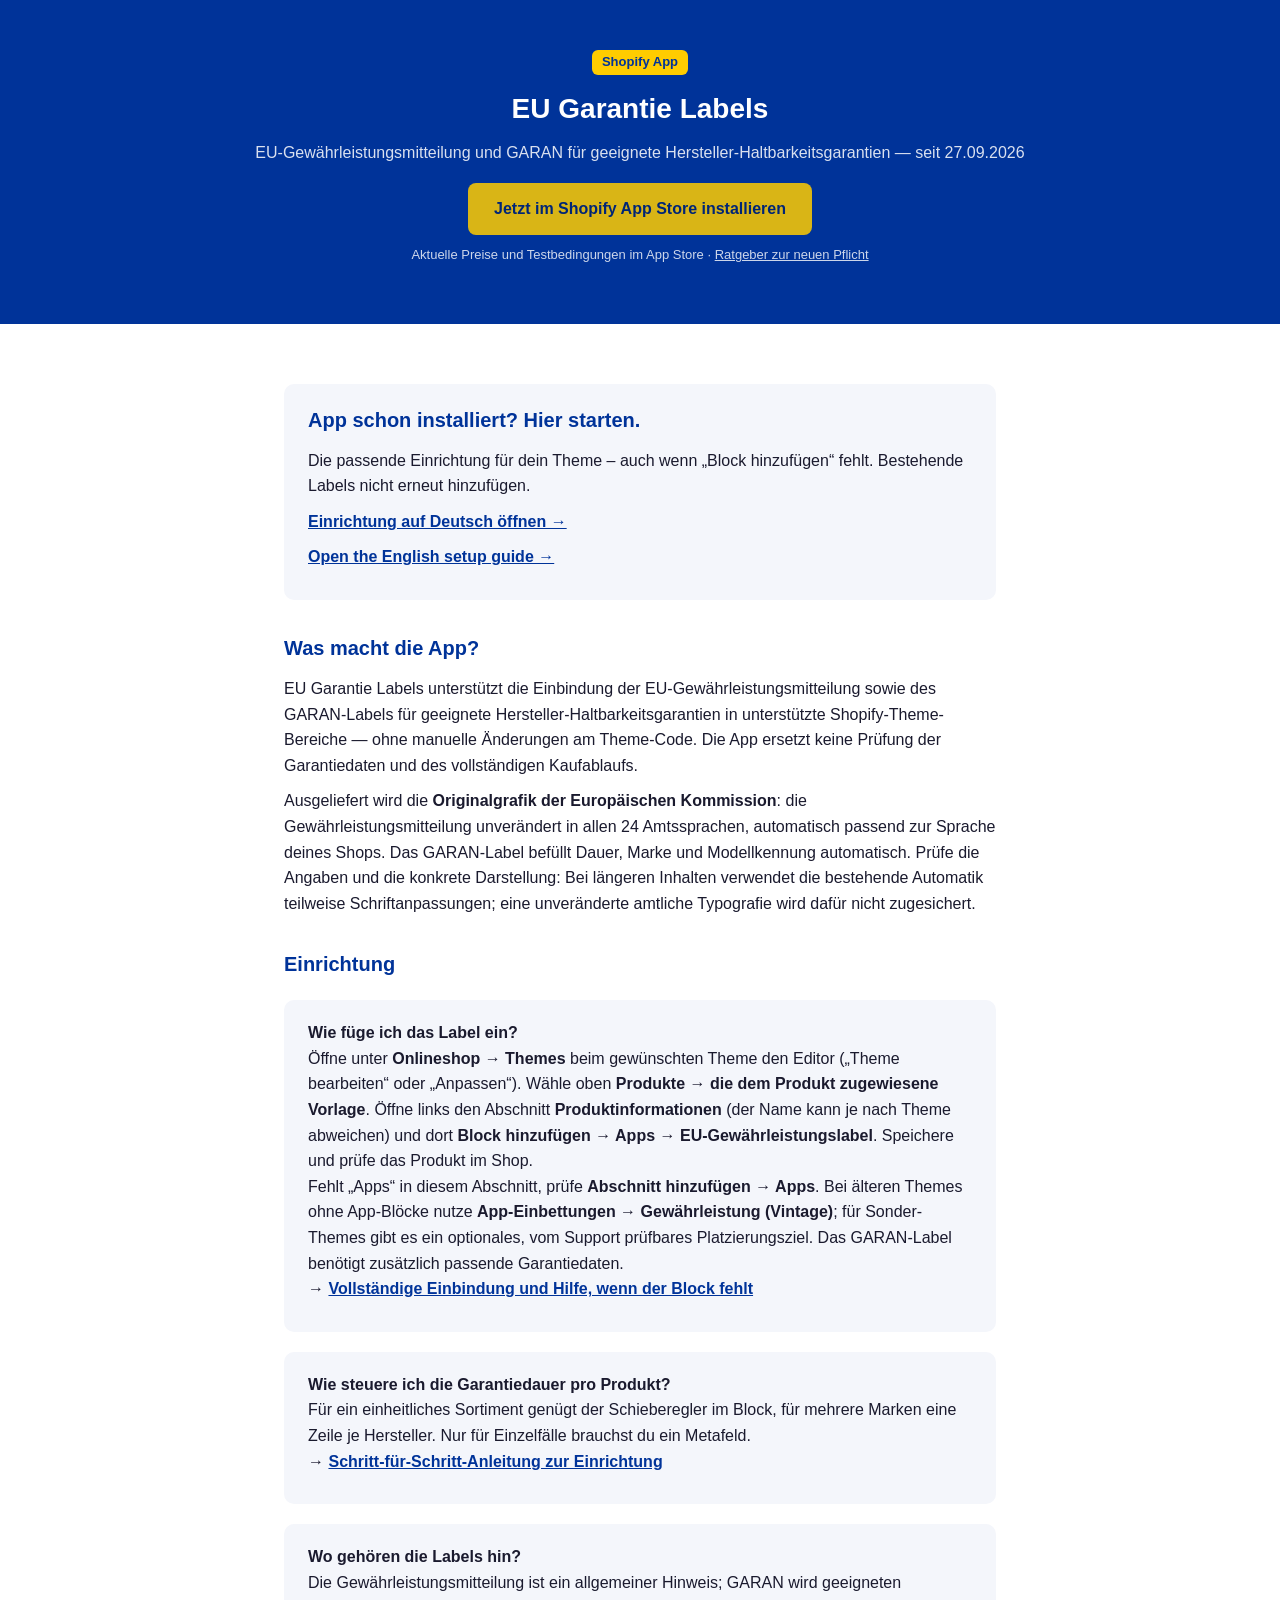
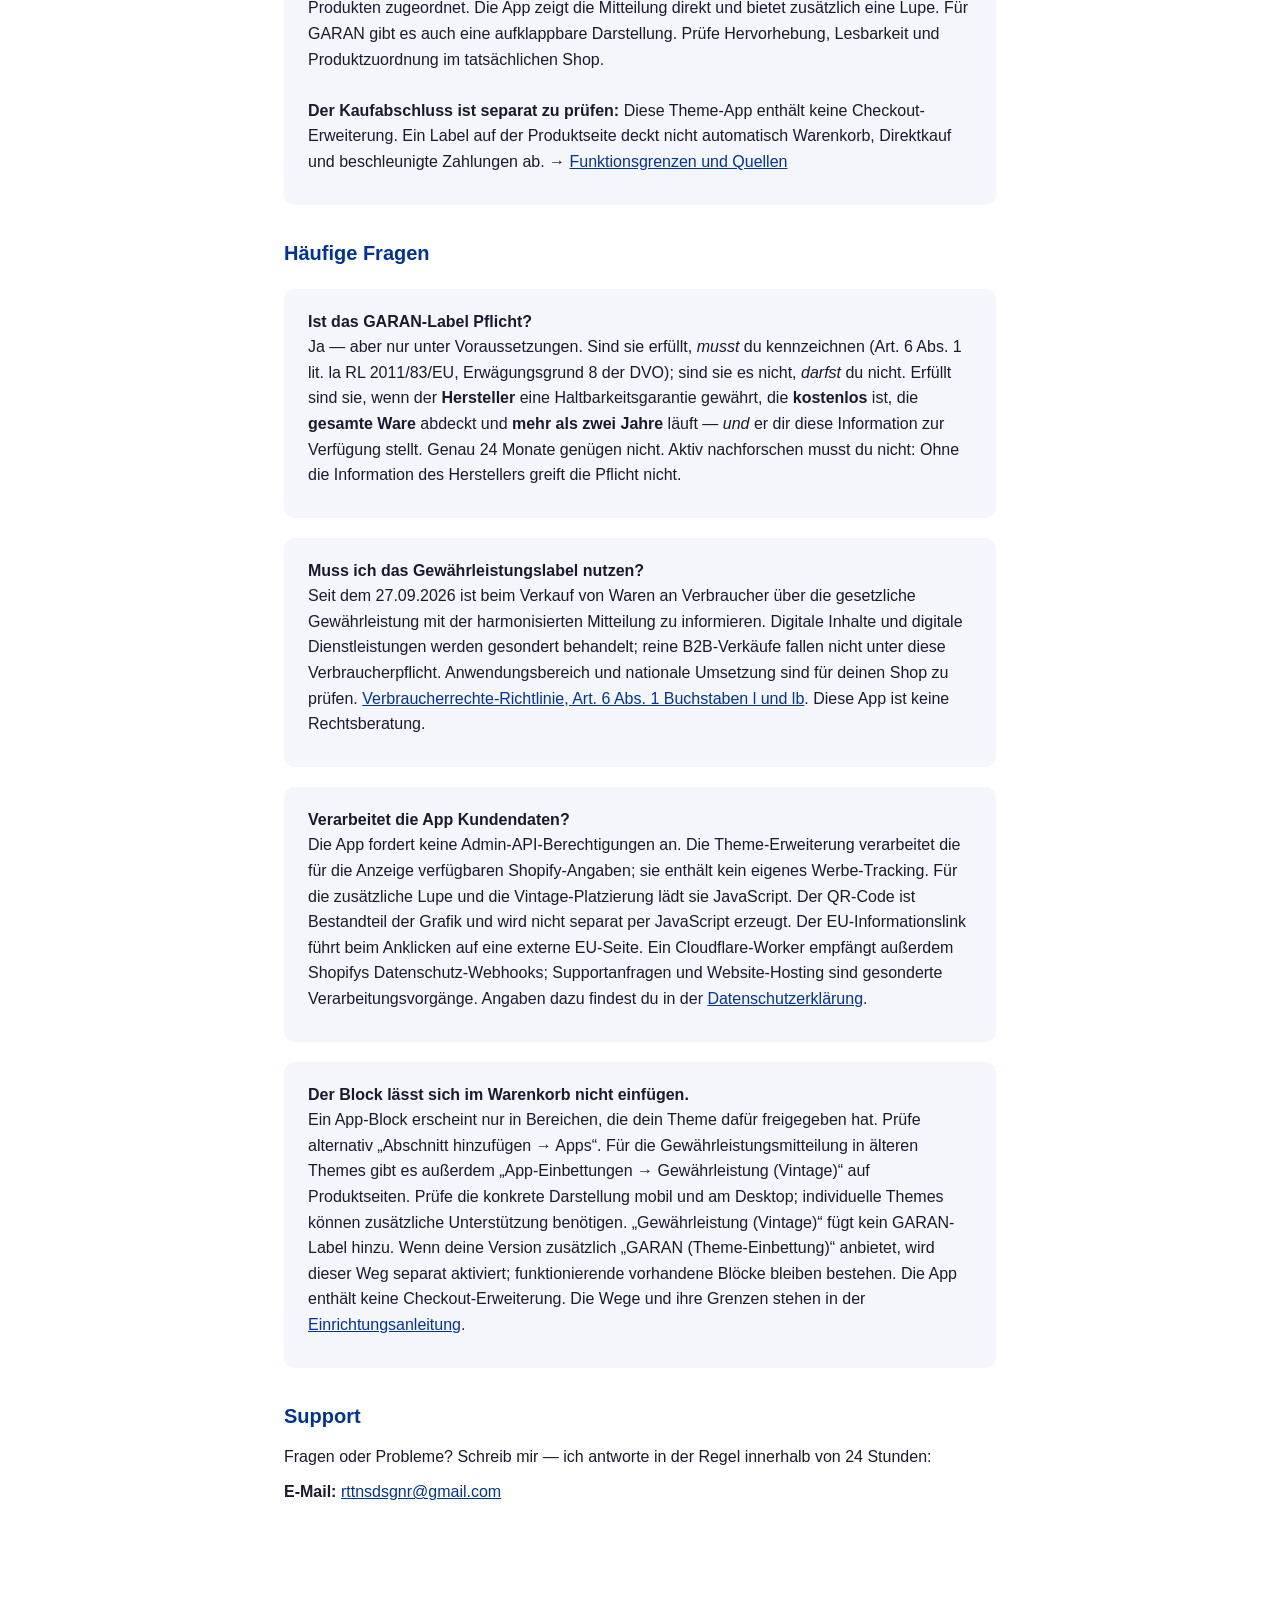
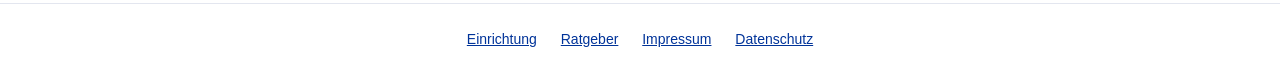
<file: index.html>
<!DOCTYPE html>
<html lang="de">
<head>
<meta charset="UTF-8">
<meta name="viewport" content="width=device-width, initial-scale=1">
<meta name="referrer" content="no-referrer">
<title>EU Garantie Labels — Support</title>
<script src="setup.js" defer></script>
<style>
  :root { --blau: #003399; --gelb: #FFCC00; }
  * { box-sizing: border-box; margin: 0; padding: 0; }
  body { font-family: -apple-system, "Segoe UI", Roboto, sans-serif; color: #1a1a2e; line-height: 1.6; }
  header { background: var(--blau); color: #fff; padding: 48px 24px; text-align: center; }
  header h1 { font-size: 28px; margin-bottom: 8px; }
  header p { opacity: .85; }
  main { max-width: 760px; margin: 0 auto; padding: 40px 24px; }
  h2 { color: var(--blau); margin: 32px 0 12px; font-size: 20px; }
  p, li { margin-bottom: 10px; }
  ul { padding-left: 22px; }
  .karte { background: #f4f6fb; border-radius: 10px; padding: 20px 24px; margin: 20px 0; }
  a { color: var(--blau); }
  code { background: #eef1f8; border-radius: 4px; padding: 1px 6px; font-size: 14px; }
  footer { border-top: 1px solid #e3e6ef; margin-top: 48px; padding: 24px; text-align: center; font-size: 14px; color: #667; }
  footer a { margin: 0 10px; }
  .badge { display: inline-block; background: var(--gelb); color: var(--blau); font-weight: 700; border-radius: 6px; padding: 2px 10px; font-size: 13px; margin-bottom: 12px; }
</style>
</head>
<body>
<header>
  <div class="badge">Shopify App</div>
  <h1>EU Garantie Labels</h1>
  <p>EU-Gewährleistungsmitteilung und GARAN für geeignete Hersteller-Haltbarkeitsgarantien — seit 27.09.2026</p>
  <p style="margin-top:18px;">
    <a href="https://apps.shopify.com/eu-garantie-labels" rel="noopener" style="display:inline-block;background:var(--gelb);color:#002370;font-weight:800;text-decoration:none;padding:13px 26px;border-radius:8px;">Jetzt im Shopify App Store installieren</a>
  </p>
  <p style="margin-top:10px;font-size:13px;opacity:.8;">Aktuelle Preise und Testbedingungen im App Store · <a href="ratgeber.html" style="color:#fff;">Ratgeber zur neuen Pflicht</a></p>
</header>
<main>
  <div class="karte">
    <h2 style="margin-top:0;">App schon installiert? Hier starten.</h2>
    <p>Die passende Einrichtung für dein Theme – auch wenn „Block hinzufügen“ fehlt. Bestehende Labels nicht erneut hinzufügen.</p>
    <p><a href="setup.html?lang=de" data-setup-start data-language="de"><strong>Einrichtung auf Deutsch öffnen →</strong></a></p>
    <p><a href="setup.html?lang=en" data-setup-start data-language="en" lang="en"><strong>Open the English setup guide →</strong></a></p>
  </div>
  <h2>Was macht die App?</h2>
  <p>EU Garantie Labels unterstützt die Einbindung der EU-Gewährleistungsmitteilung sowie des GARAN-Labels für geeignete Hersteller-Haltbarkeitsgarantien in unterstützte Shopify-Theme-Bereiche — ohne manuelle Änderungen am Theme-Code. Die App ersetzt keine Prüfung der Garantiedaten und des vollständigen Kaufablaufs.</p>
  <p>Ausgeliefert wird die <strong>Originalgrafik der Europäischen Kommission</strong>: die Gewährleistungsmitteilung unverändert in allen 24 Amtssprachen, automatisch passend zur Sprache deines Shops. Das GARAN-Label befüllt Dauer, Marke und Modellkennung automatisch. Prüfe die Angaben und die konkrete Darstellung: Bei längeren Inhalten verwendet die bestehende Automatik teilweise Schriftanpassungen; eine unveränderte amtliche Typografie wird dafür nicht zugesichert.</p>

  <h2>Einrichtung</h2>
  <div class="karte">
    <p><strong>Wie füge ich das Label ein?</strong><br>
    Öffne unter <strong>Onlineshop → Themes</strong> beim gewünschten Theme den Editor („Theme bearbeiten“ oder „Anpassen“). Wähle oben <strong>Produkte → die dem Produkt zugewiesene Vorlage</strong>. Öffne links den Abschnitt <strong>Produktinformationen</strong> (der Name kann je nach Theme abweichen) und dort <strong>Block hinzufügen → Apps → EU-Gewährleistungslabel</strong>. Speichere und prüfe das Produkt im Shop.<br>
    Fehlt „Apps“ in diesem Abschnitt, prüfe <strong>Abschnitt hinzufügen → Apps</strong>. Bei älteren Themes ohne App-Blöcke nutze <strong>App-Einbettungen → Gewährleistung (Vintage)</strong>; für Sonder-Themes gibt es ein optionales, vom Support prüfbares Platzierungsziel. Das GARAN-Label benötigt zusätzlich passende Garantiedaten.<br>
    → <a href="einrichtung.html#block-einfuegen"><strong>Vollständige Einbindung und Hilfe, wenn der Block fehlt</strong></a></p>
  </div>
  <div class="karte">
    <p><strong>Wie steuere ich die Garantiedauer pro Produkt?</strong><br>
    Für ein einheitliches Sortiment genügt der Schieberegler im Block, für mehrere Marken eine Zeile je Hersteller. Nur für Einzelfälle brauchst du ein Metafeld.<br>
    → <a href="einrichtung.html"><strong>Schritt-für-Schritt-Anleitung zur Einrichtung</strong></a></p>
  </div>
  <div class="karte">
    <p><strong>Wo gehören die Labels hin?</strong><br>
    Die Gewährleistungsmitteilung ist ein allgemeiner Hinweis; GARAN wird geeigneten Produkten zugeordnet. Die App zeigt die Mitteilung direkt und bietet zusätzlich eine Lupe. Für GARAN gibt es auch eine aufklappbare Darstellung. Prüfe Hervorhebung, Lesbarkeit und Produktzuordnung im tatsächlichen Shop.<br><br>
    <strong>Der Kaufabschluss ist separat zu prüfen:</strong> Diese Theme-App enthält keine Checkout-Erweiterung. Ein Label auf der Produktseite deckt nicht automatisch Warenkorb, Direktkauf und beschleunigte Zahlungen ab. → <a href="ratgeber.html#grenzen">Funktionsgrenzen und Quellen</a></p>
  </div>

  <h2>Häufige Fragen</h2>
  <div class="karte">
    <p><strong>Ist das GARAN-Label Pflicht?</strong><br>
    Ja — aber nur unter Voraussetzungen. Sind sie erfüllt, <em>musst</em> du kennzeichnen (Art. 6 Abs. 1 lit. la RL 2011/83/EU, Erwägungsgrund 8 der DVO); sind sie es nicht, <em>darfst</em> du nicht. Erfüllt sind sie, wenn der <strong>Hersteller</strong> eine Haltbarkeitsgarantie gewährt, die <strong>kostenlos</strong> ist, die <strong>gesamte Ware</strong> abdeckt und <strong>mehr als zwei Jahre</strong> läuft — <em>und</em> er dir diese Information zur Verfügung stellt. Genau 24 Monate genügen nicht. Aktiv nachforschen musst du nicht: Ohne die Information des Herstellers greift die Pflicht nicht.</p>
  </div>
  <div class="karte">
    <p><strong>Muss ich das Gewährleistungslabel nutzen?</strong><br>
    Seit dem 27.09.2026 ist beim Verkauf von Waren an Verbraucher über die gesetzliche Gewährleistung mit der harmonisierten Mitteilung zu informieren. Digitale Inhalte und digitale Dienstleistungen werden gesondert behandelt; reine B2B-Verkäufe fallen nicht unter diese Verbraucherpflicht. Anwendungsbereich und nationale Umsetzung sind für deinen Shop zu prüfen. <a href="https://eur-lex.europa.eu/legal-content/EN/TXT/?uri=CELEX:02011L0083-20260927">Verbraucherrechte-Richtlinie, Art. 6 Abs. 1 Buchstaben l und lb</a>. Diese App ist keine Rechtsberatung.</p>
  </div>
  <div class="karte">
    <p><strong>Verarbeitet die App Kundendaten?</strong><br>
    Die App fordert keine Admin-API-Berechtigungen an. Die Theme-Erweiterung verarbeitet die für die Anzeige verfügbaren Shopify-Angaben; sie enthält kein eigenes Werbe-Tracking. Für die zusätzliche Lupe und die Vintage-Platzierung lädt sie JavaScript. Der QR-Code ist Bestandteil der Grafik und wird nicht separat per JavaScript erzeugt. Der EU-Informationslink führt beim Anklicken auf eine externe EU-Seite. Ein Cloudflare-Worker empfängt außerdem Shopifys Datenschutz-Webhooks; Supportanfragen und Website-Hosting sind gesonderte Verarbeitungsvorgänge. Angaben dazu findest du in der <a href="datenschutz.html">Datenschutzerklärung</a>.</p>
  </div>
  <div class="karte">
    <p><strong>Der Block lässt sich im Warenkorb nicht einfügen.</strong><br>
    Ein App-Block erscheint nur in Bereichen, die dein Theme dafür freigegeben hat. Prüfe alternativ „Abschnitt hinzufügen → Apps“. Für die Gewährleistungsmitteilung in älteren Themes gibt es außerdem „App-Einbettungen → Gewährleistung (Vintage)“ auf Produktseiten. Prüfe die konkrete Darstellung mobil und am Desktop; individuelle Themes können zusätzliche Unterstützung benötigen. „Gewährleistung (Vintage)“ fügt kein GARAN-Label hinzu. Wenn deine Version zusätzlich „GARAN (Theme-Einbettung)“ anbietet, wird dieser Weg separat aktiviert; funktionierende vorhandene Blöcke bleiben bestehen. Die App enthält keine Checkout-Erweiterung. Die Wege und ihre Grenzen stehen in der <a href="einrichtung.html">Einrichtungsanleitung</a>.</p>
  </div>

  <h2>Support</h2>
  <p>Fragen oder Probleme? Schreib mir — ich antworte in der Regel innerhalb von 24 Stunden:</p>
  <p><strong>E-Mail:</strong> <a href="mailto:rttnsdsgnr@gmail.com">rttnsdsgnr@gmail.com</a></p>
</main>
<footer>
  <a href="einrichtung.html">Einrichtung</a>
  <a href="ratgeber.html">Ratgeber</a>
  <a href="impressum.html">Impressum</a>
  <a href="datenschutz.html">Datenschutz</a>
</footer>
</body>
</html>
</file>
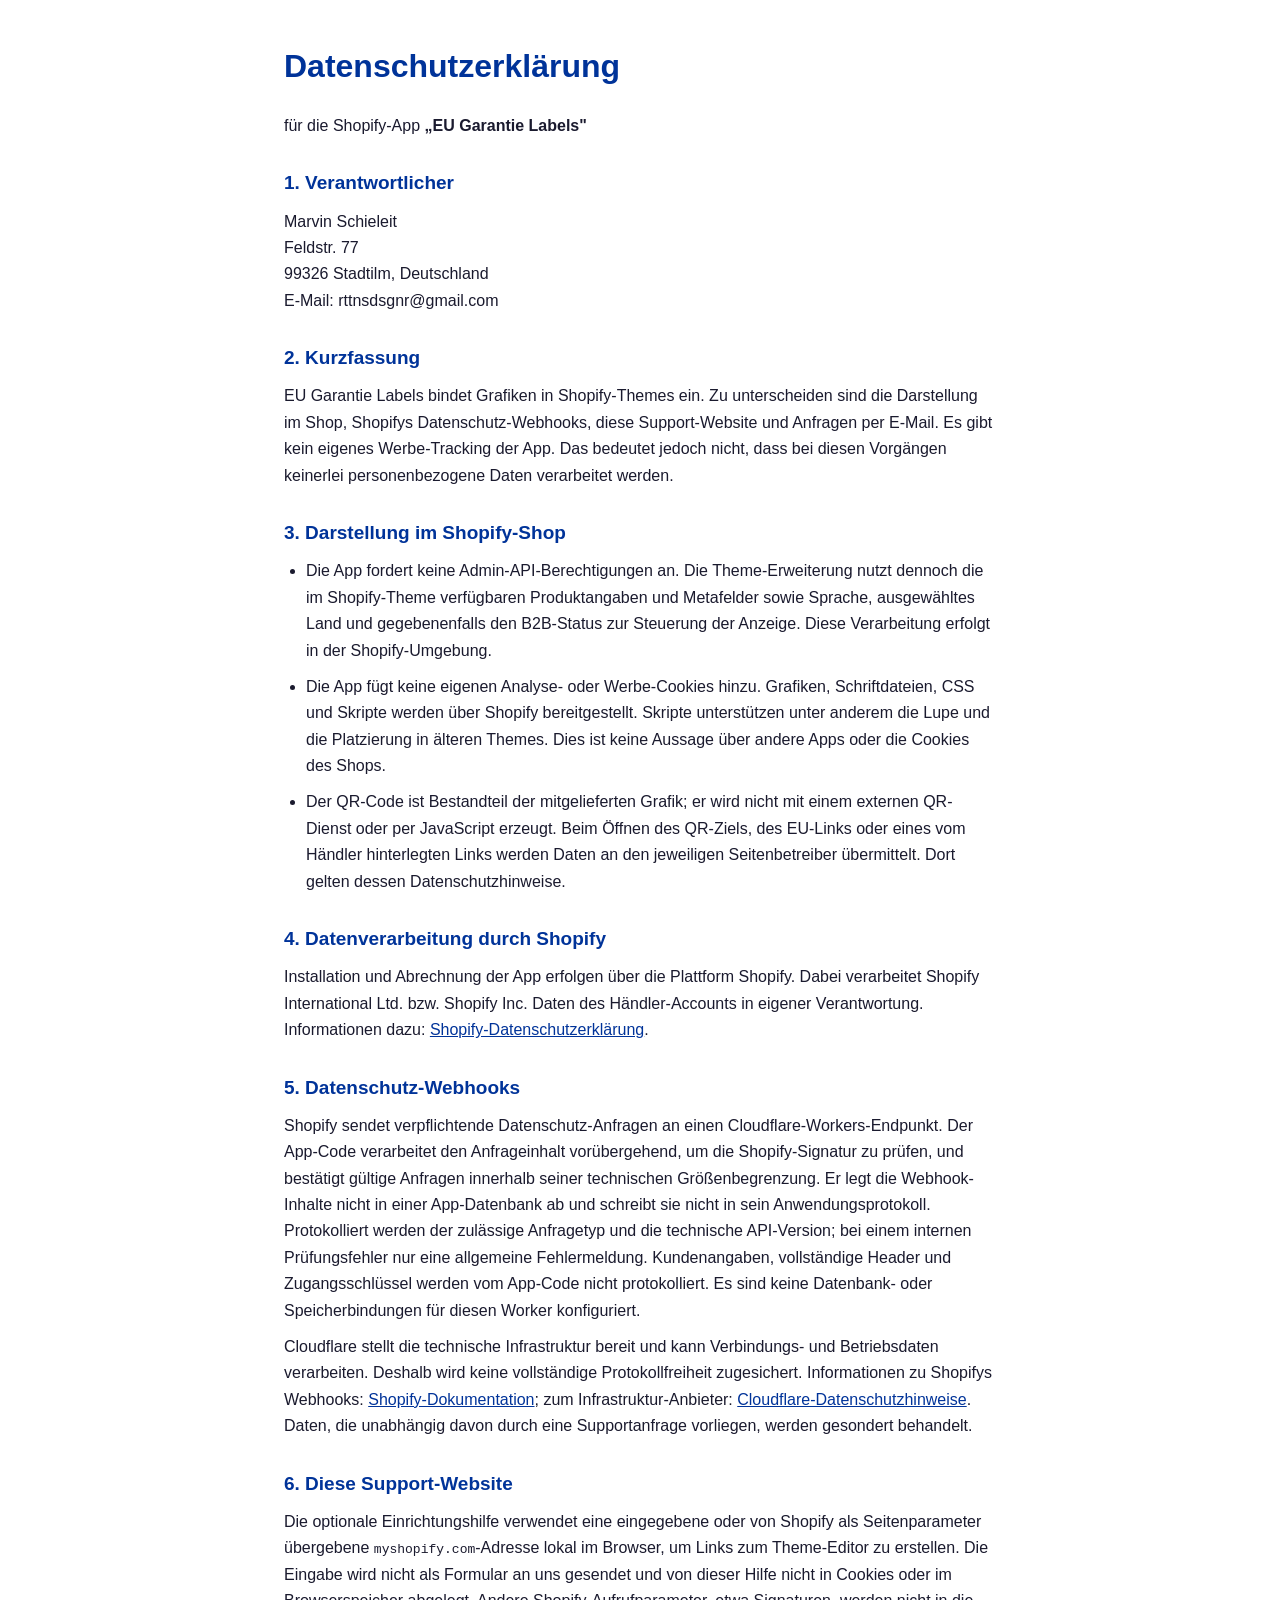
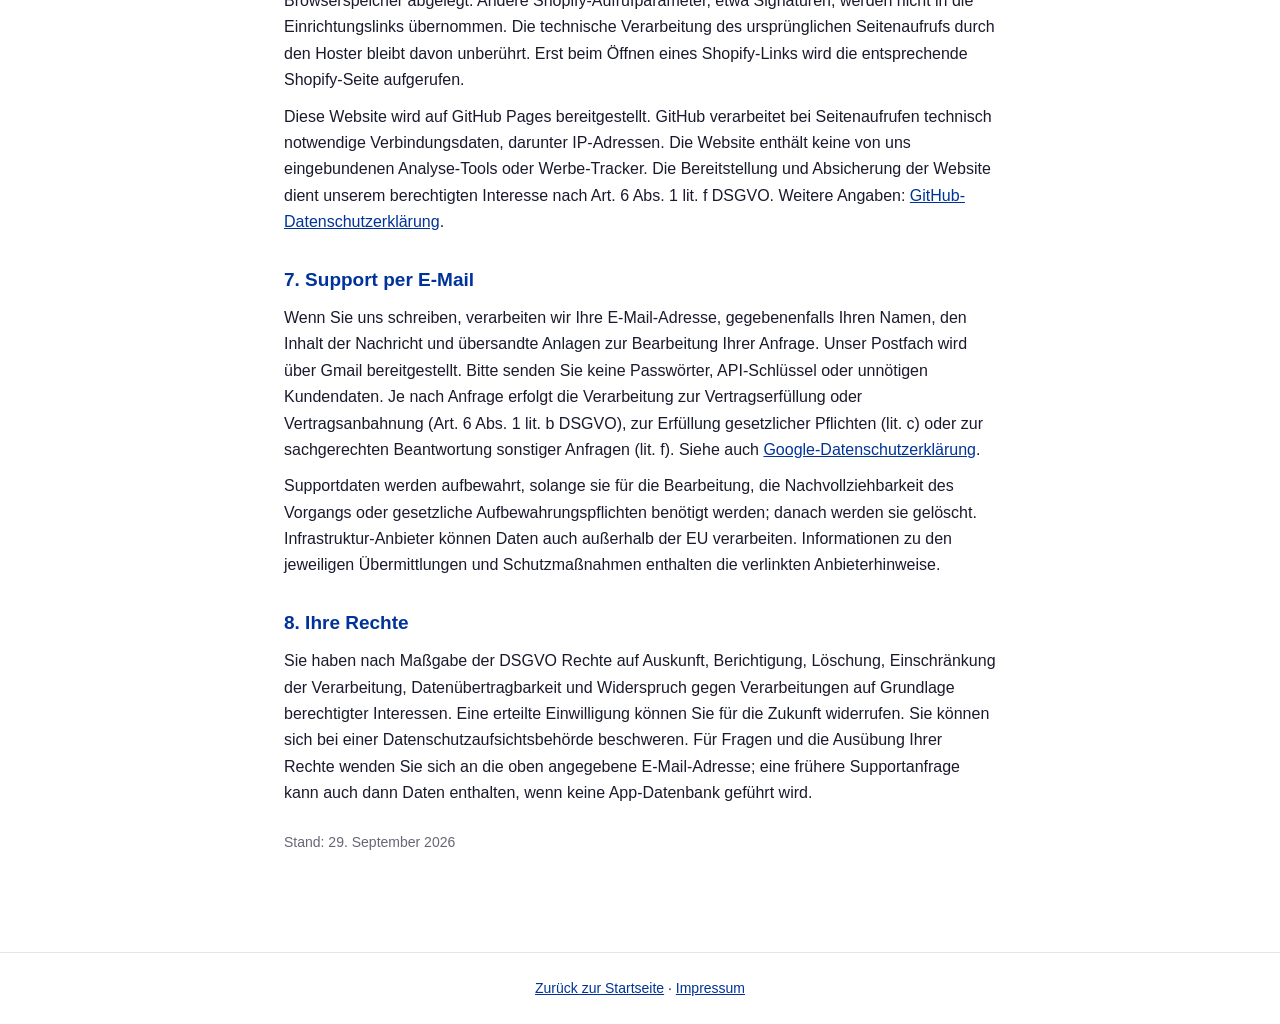
<file: datenschutz.html>
<!DOCTYPE html>
<html lang="de">
<head>
<meta charset="UTF-8">
<meta name="viewport" content="width=device-width, initial-scale=1">
<title>Datenschutzerklärung — EU Garantie Labels</title>
<style>
  * { box-sizing: border-box; margin: 0; padding: 0; }
  body { font-family: -apple-system, "Segoe UI", Roboto, sans-serif; color: #1a1a2e; line-height: 1.65; }
  main { max-width: 760px; margin: 0 auto; padding: 40px 24px; overflow-wrap: anywhere; }
  h1 { color: #003399; margin-bottom: 20px; font-size: clamp(24px, 5vw, 32px); }
  h2 { color: #003399; margin: 28px 0 10px; font-size: 19px; }
  p, li { margin-bottom: 10px; }
  ul { padding-left: 22px; }
  a { color: #003399; }
  .hinweis { background: #fff8dc; border: 1px solid #e8d98a; border-radius: 8px; padding: 12px 16px; margin: 16px 0; font-size: 14px; }
  footer { border-top: 1px solid #e3e6ef; margin-top: 48px; padding: 24px; text-align: center; font-size: 14px; }
</style>
</head>
<body>
<main>
  <h1>Datenschutzerklärung</h1>
  <p>für die Shopify-App <strong>„EU Garantie Labels"</strong></p>

  <h2>1. Verantwortlicher</h2>
  <p>Marvin Schieleit<br>Feldstr. 77<br>99326 Stadtilm, Deutschland<br>E-Mail: rttnsdsgnr@gmail.com</p>

  <h2>2. Kurzfassung</h2>
  <p>EU Garantie Labels bindet Grafiken in Shopify-Themes ein. Zu unterscheiden sind die Darstellung im Shop, Shopifys Datenschutz-Webhooks, diese Support-Website und Anfragen per E-Mail. Es gibt kein eigenes Werbe-Tracking der App. Das bedeutet jedoch nicht, dass bei diesen Vorgängen keinerlei personenbezogene Daten verarbeitet werden.</p>

  <h2>3. Darstellung im Shopify-Shop</h2>
  <ul>
    <li>Die App fordert keine Admin-API-Berechtigungen an. Die Theme-Erweiterung nutzt dennoch die im Shopify-Theme verfügbaren Produktangaben und Metafelder sowie Sprache, ausgewähltes Land und gegebenenfalls den B2B-Status zur Steuerung der Anzeige. Diese Verarbeitung erfolgt in der Shopify-Umgebung.</li>
    <li>Die App fügt keine eigenen Analyse- oder Werbe-Cookies hinzu. Grafiken, Schriftdateien, CSS und Skripte werden über Shopify bereitgestellt. Skripte unterstützen unter anderem die Lupe und die Platzierung in älteren Themes. Dies ist keine Aussage über andere Apps oder die Cookies des Shops.</li>
    <li>Der QR-Code ist Bestandteil der mitgelieferten Grafik; er wird nicht mit einem externen QR-Dienst oder per JavaScript erzeugt. Beim Öffnen des QR-Ziels, des EU-Links oder eines vom Händler hinterlegten Links werden Daten an den jeweiligen Seitenbetreiber übermittelt. Dort gelten dessen Datenschutzhinweise.</li>
  </ul>

  <h2>4. Datenverarbeitung durch Shopify</h2>
  <p>Installation und Abrechnung der App erfolgen über die Plattform Shopify. Dabei verarbeitet Shopify International Ltd. bzw. Shopify Inc. Daten des Händler-Accounts in eigener Verantwortung. Informationen dazu: <a href="https://www.shopify.com/de/legal/datenschutz" rel="noopener">Shopify-Datenschutzerklärung</a>.</p>

  <h2>5. Datenschutz-Webhooks</h2>
  <p>Shopify sendet verpflichtende Datenschutz-Anfragen an einen Cloudflare-Workers-Endpunkt. Der App-Code verarbeitet den Anfrageinhalt vorübergehend, um die Shopify-Signatur zu prüfen, und bestätigt gültige Anfragen innerhalb seiner technischen Größenbegrenzung. Er legt die Webhook-Inhalte nicht in einer App-Datenbank ab und schreibt sie nicht in sein Anwendungsprotokoll. Protokolliert werden der zulässige Anfragetyp und die technische API-Version; bei einem internen Prüfungsfehler nur eine allgemeine Fehlermeldung. Kundenangaben, vollständige Header und Zugangsschlüssel werden vom App-Code nicht protokolliert. Es sind keine Datenbank- oder Speicherbindungen für diesen Worker konfiguriert.</p>
  <p>Cloudflare stellt die technische Infrastruktur bereit und kann Verbindungs- und Betriebsdaten verarbeiten. Deshalb wird keine vollständige Protokollfreiheit zugesichert. Informationen zu Shopifys Webhooks: <a href="https://shopify.dev/docs/apps/build/compliance/privacy-law-compliance">Shopify-Dokumentation</a>; zum Infrastruktur-Anbieter: <a href="https://www.cloudflare.com/policies/privacy/">Cloudflare-Datenschutzhinweise</a>. Daten, die unabhängig davon durch eine Supportanfrage vorliegen, werden gesondert behandelt.</p>

  <h2>6. Diese Support-Website</h2>
  <p>Die optionale Einrichtungshilfe verwendet eine eingegebene oder von Shopify als Seitenparameter übergebene <code>myshopify.com</code>-Adresse lokal im Browser, um Links zum Theme-Editor zu erstellen. Die Eingabe wird nicht als Formular an uns gesendet und von dieser Hilfe nicht in Cookies oder im Browserspeicher abgelegt. Andere Shopify-Aufrufparameter, etwa Signaturen, werden nicht in die Einrichtungslinks übernommen. Die technische Verarbeitung des ursprünglichen Seitenaufrufs durch den Hoster bleibt davon unberührt. Erst beim Öffnen eines Shopify-Links wird die entsprechende Shopify-Seite aufgerufen.</p>
  <p>Diese Website wird auf GitHub Pages bereitgestellt. GitHub verarbeitet bei Seitenaufrufen technisch notwendige Verbindungsdaten, darunter IP-Adressen. Die Website enthält keine von uns eingebundenen Analyse-Tools oder Werbe-Tracker. Die Bereitstellung und Absicherung der Website dient unserem berechtigten Interesse nach Art. 6 Abs. 1 lit. f DSGVO. Weitere Angaben: <a href="https://docs.github.com/en/site-policy/privacy-policies/github-general-privacy-statement">GitHub-Datenschutzerklärung</a>.</p>

  <h2>7. Support per E-Mail</h2>
  <p>Wenn Sie uns schreiben, verarbeiten wir Ihre E-Mail-Adresse, gegebenenfalls Ihren Namen, den Inhalt der Nachricht und übersandte Anlagen zur Bearbeitung Ihrer Anfrage. Unser Postfach wird über Gmail bereitgestellt. Bitte senden Sie keine Passwörter, API-Schlüssel oder unnötigen Kundendaten. Je nach Anfrage erfolgt die Verarbeitung zur Vertragserfüllung oder Vertragsanbahnung (Art. 6 Abs. 1 lit. b DSGVO), zur Erfüllung gesetzlicher Pflichten (lit. c) oder zur sachgerechten Beantwortung sonstiger Anfragen (lit. f). Siehe auch <a href="https://policies.google.com/privacy?hl=de">Google-Datenschutzerklärung</a>.</p>
  <p>Supportdaten werden aufbewahrt, solange sie für die Bearbeitung, die Nachvollziehbarkeit des Vorgangs oder gesetzliche Aufbewahrungspflichten benötigt werden; danach werden sie gelöscht. Infrastruktur-Anbieter können Daten auch außerhalb der EU verarbeiten. Informationen zu den jeweiligen Übermittlungen und Schutzmaßnahmen enthalten die verlinkten Anbieterhinweise.</p>

  <h2>8. Ihre Rechte</h2>
  <p>Sie haben nach Maßgabe der DSGVO Rechte auf Auskunft, Berichtigung, Löschung, Einschränkung der Verarbeitung, Datenübertragbarkeit und Widerspruch gegen Verarbeitungen auf Grundlage berechtigter Interessen. Eine erteilte Einwilligung können Sie für die Zukunft widerrufen. Sie können sich bei einer Datenschutzaufsichtsbehörde beschweren. Für Fragen und die Ausübung Ihrer Rechte wenden Sie sich an die oben angegebene E-Mail-Adresse; eine frühere Supportanfrage kann auch dann Daten enthalten, wenn keine App-Datenbank geführt wird.</p>

  <p style="margin-top:24px; font-size:14px; color:#667;">Stand: 29. September 2026</p>
</main>
<footer>
  <a href="index.html">Zurück zur Startseite</a> · <a href="impressum.html">Impressum</a>
</footer>
</body>
</html>
</file>
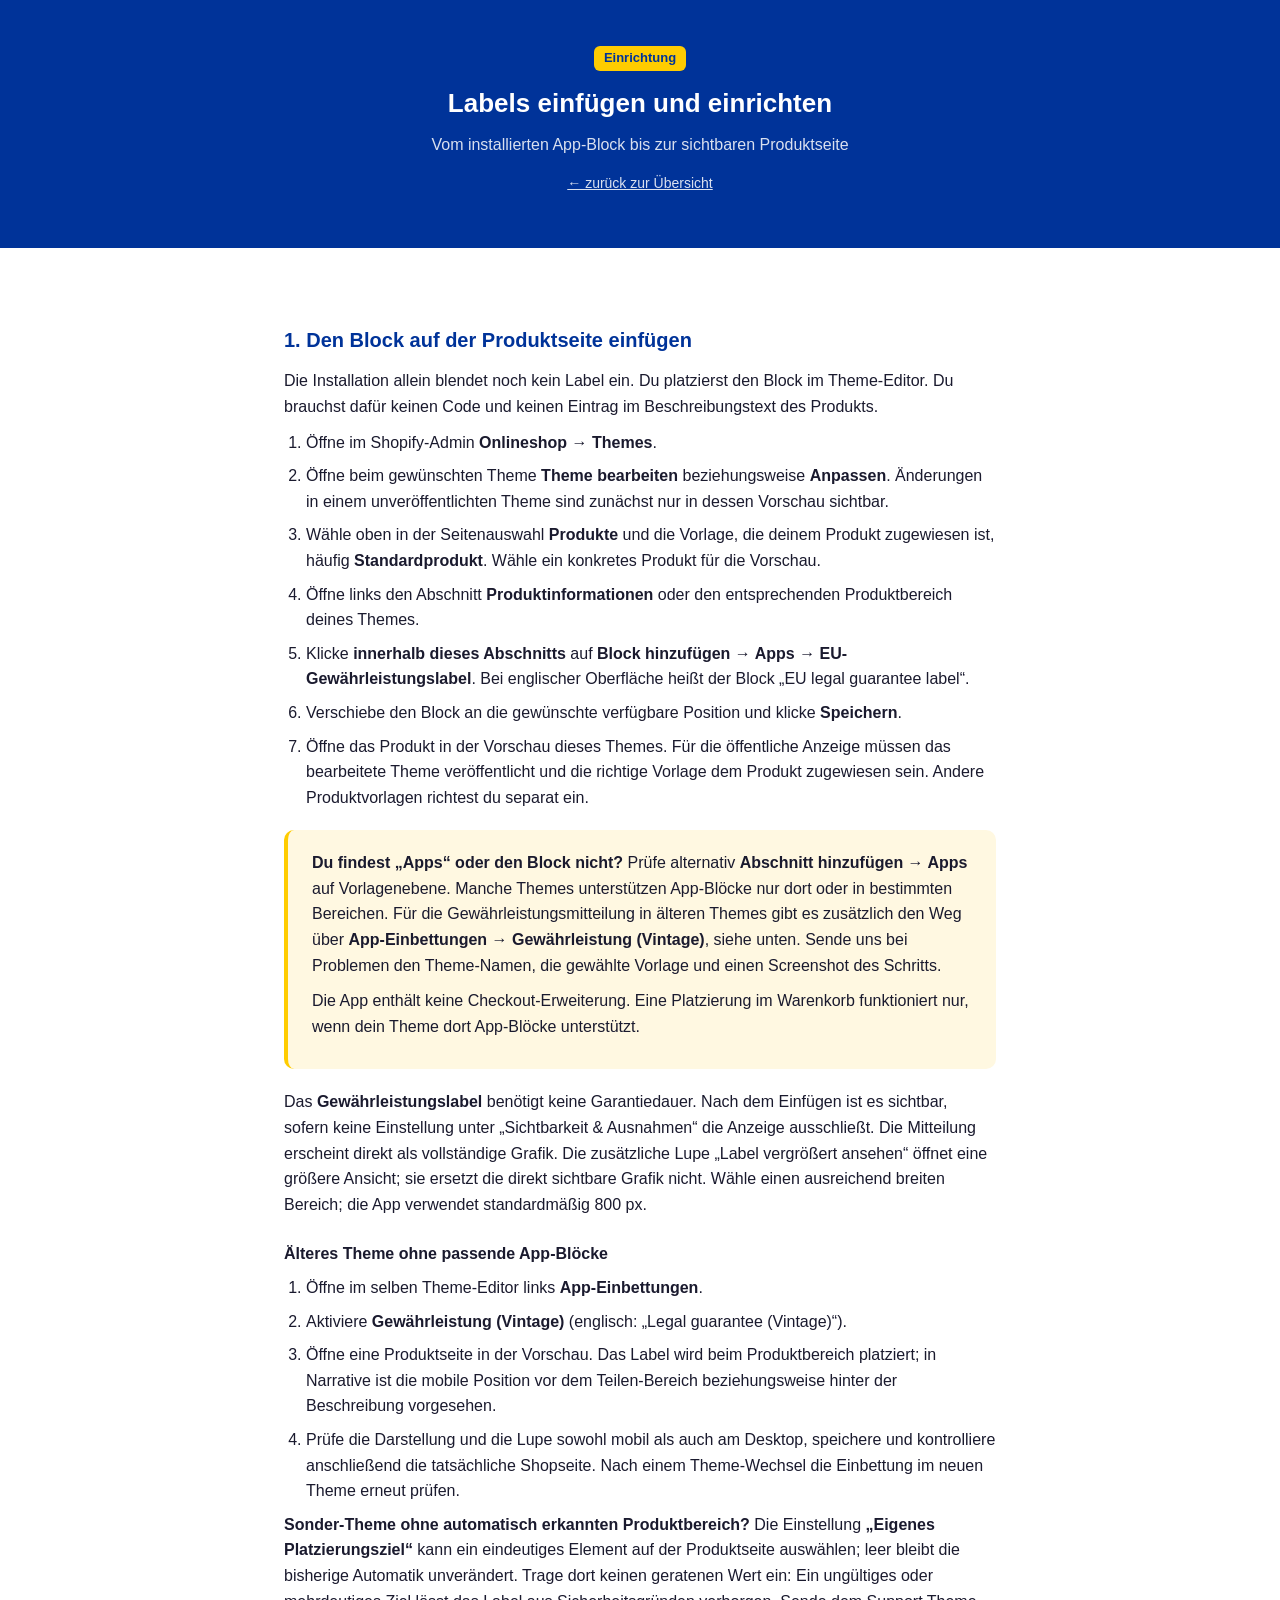
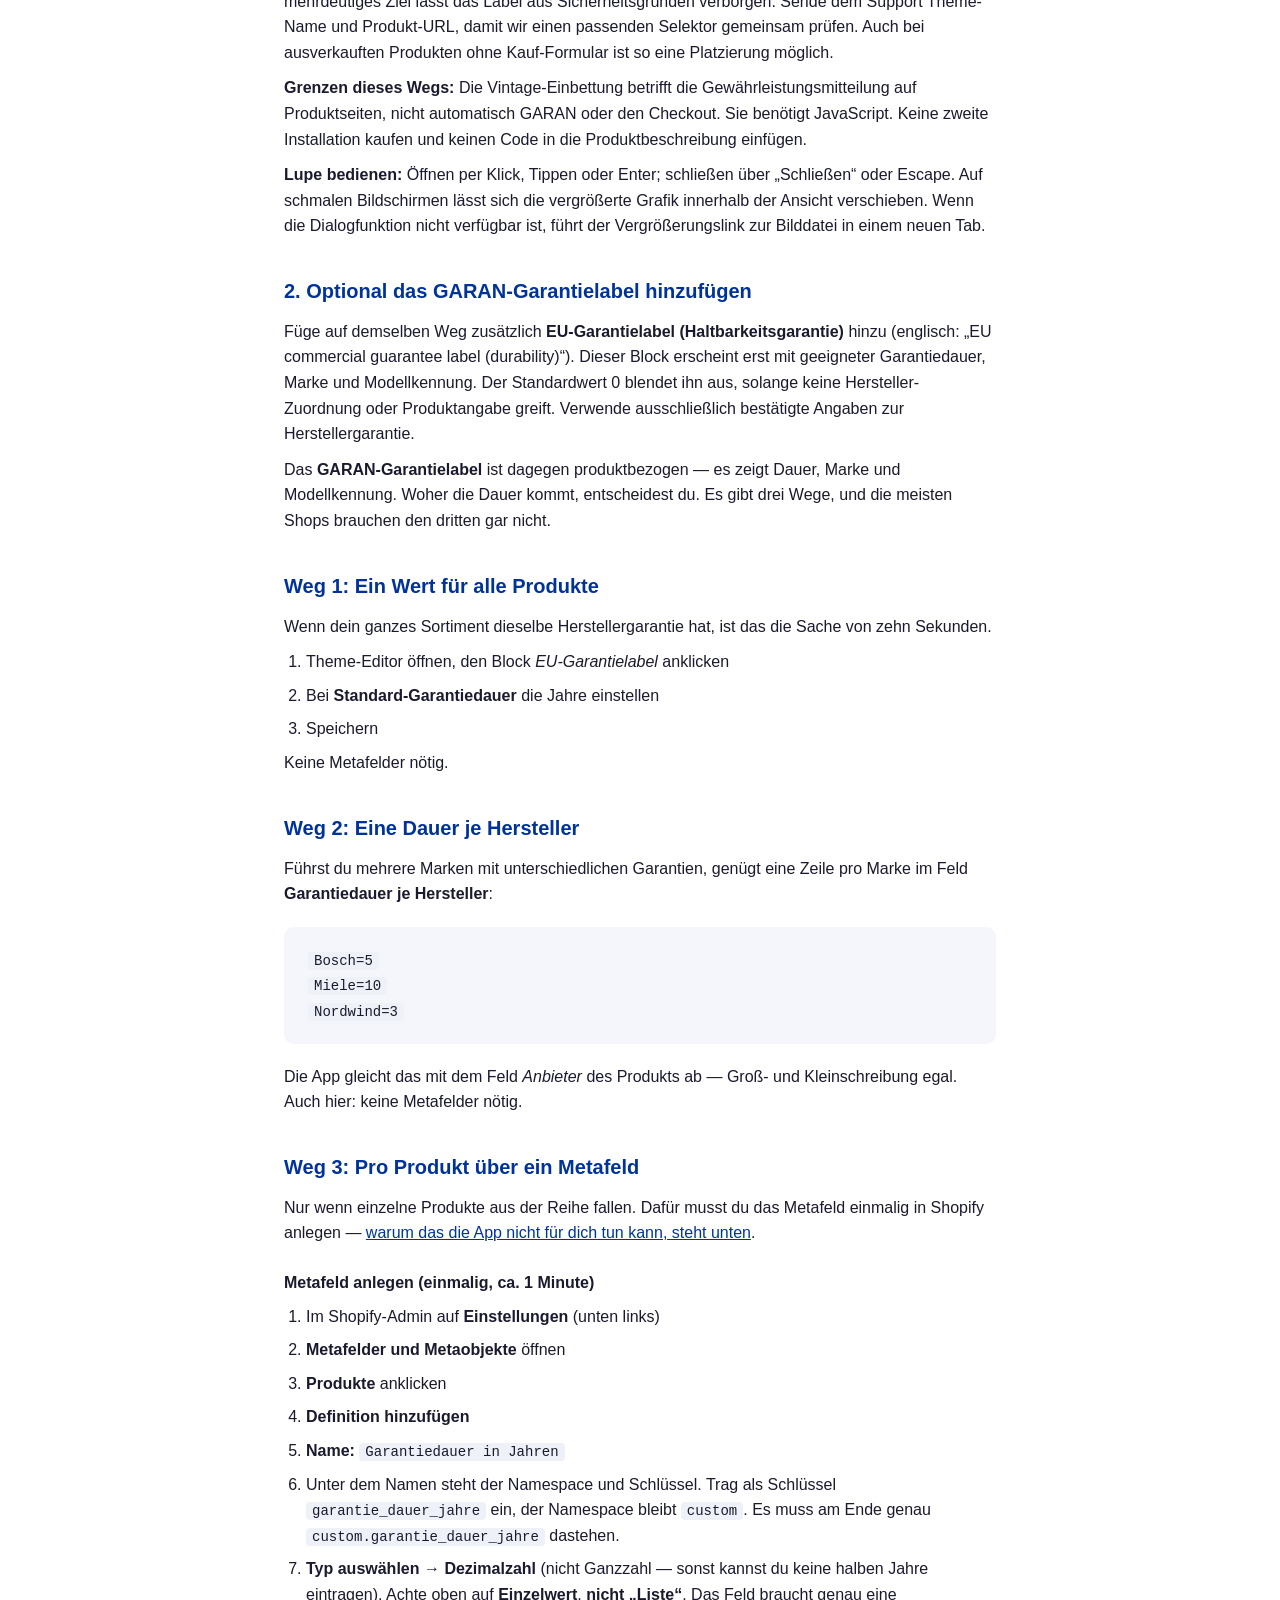
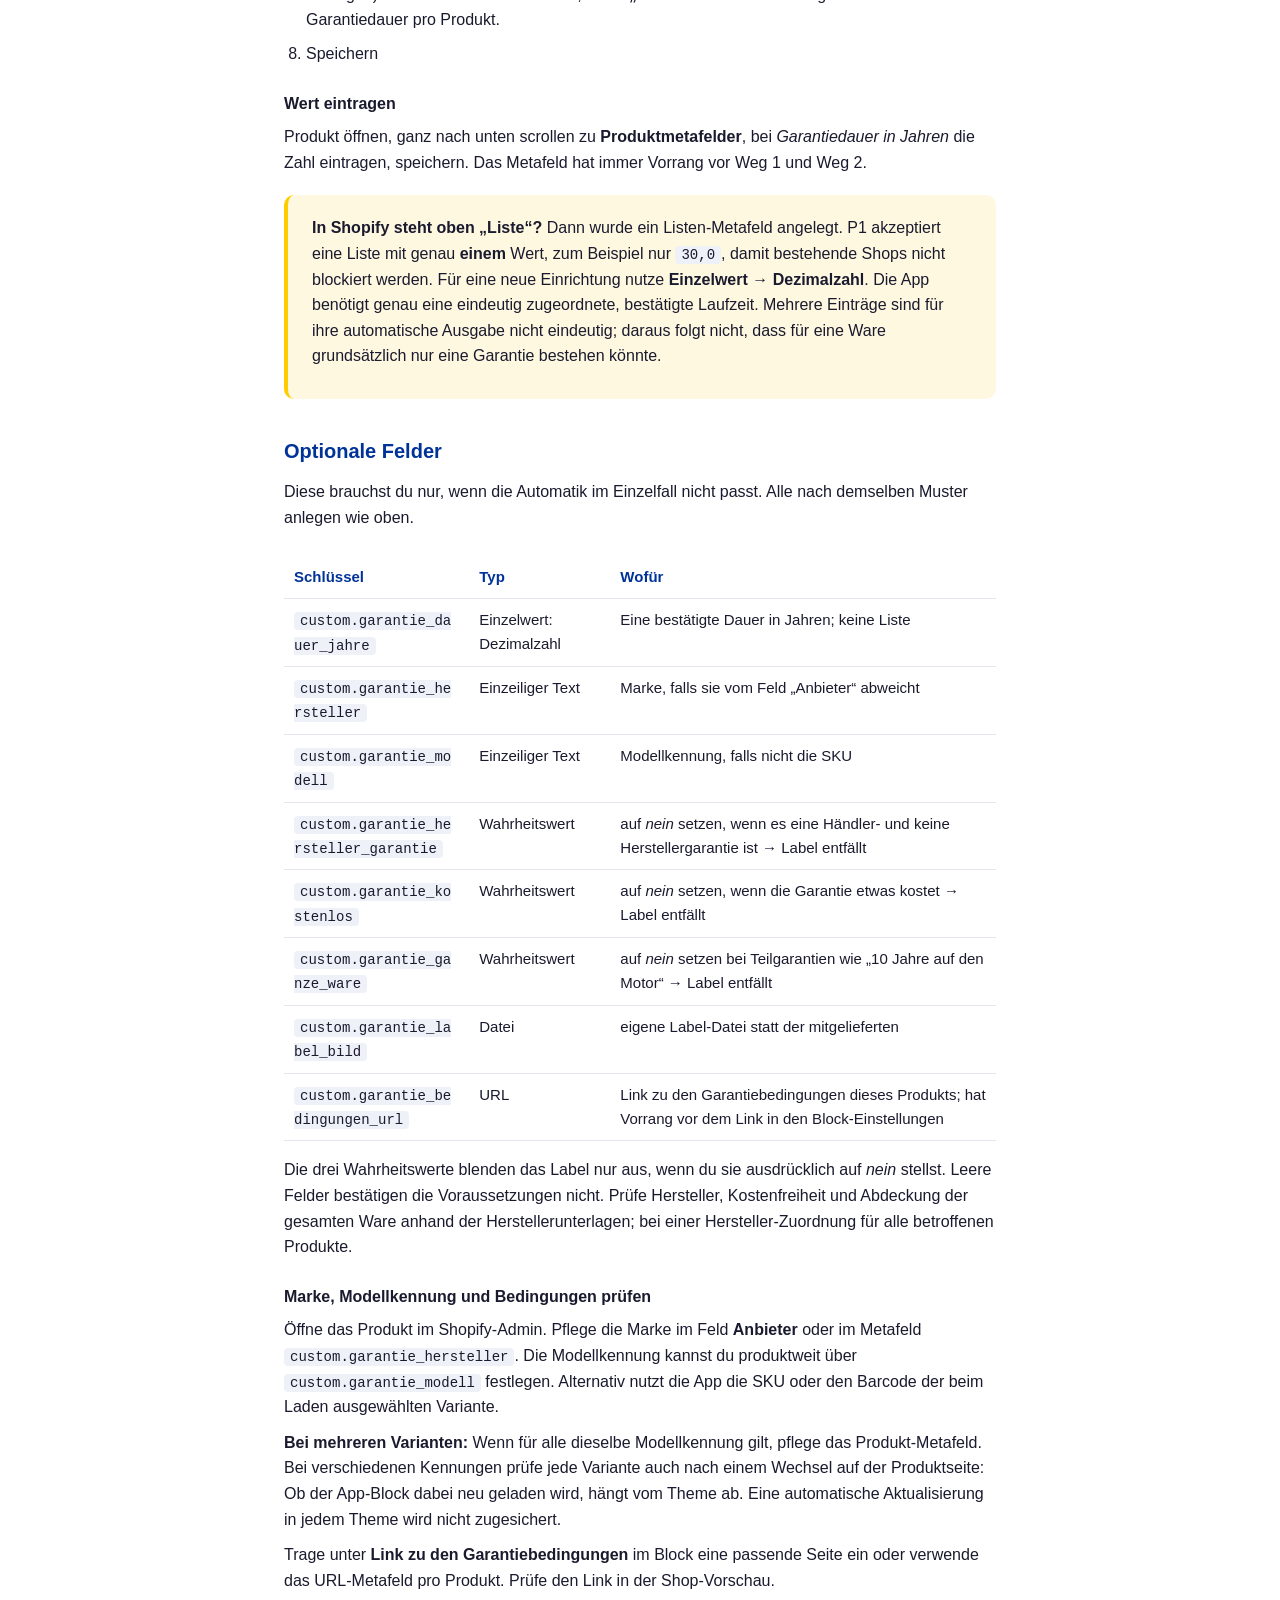
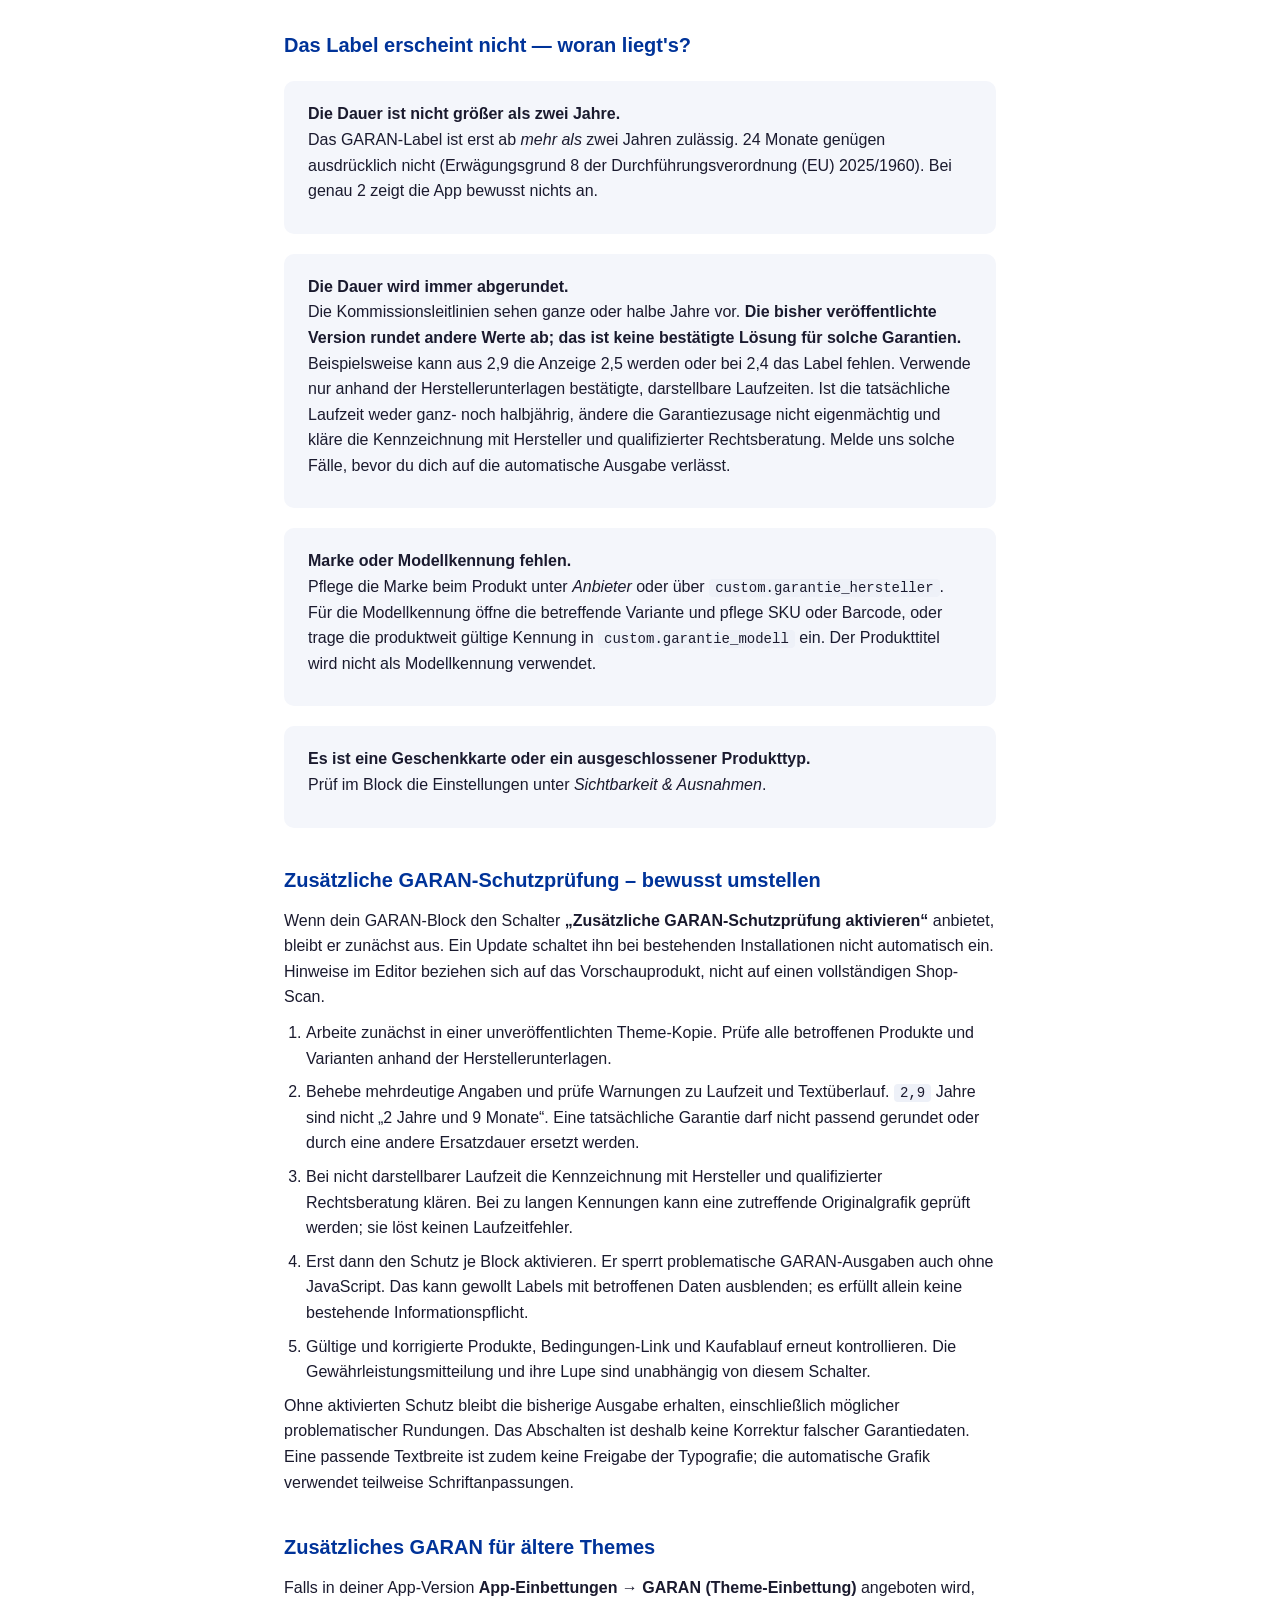
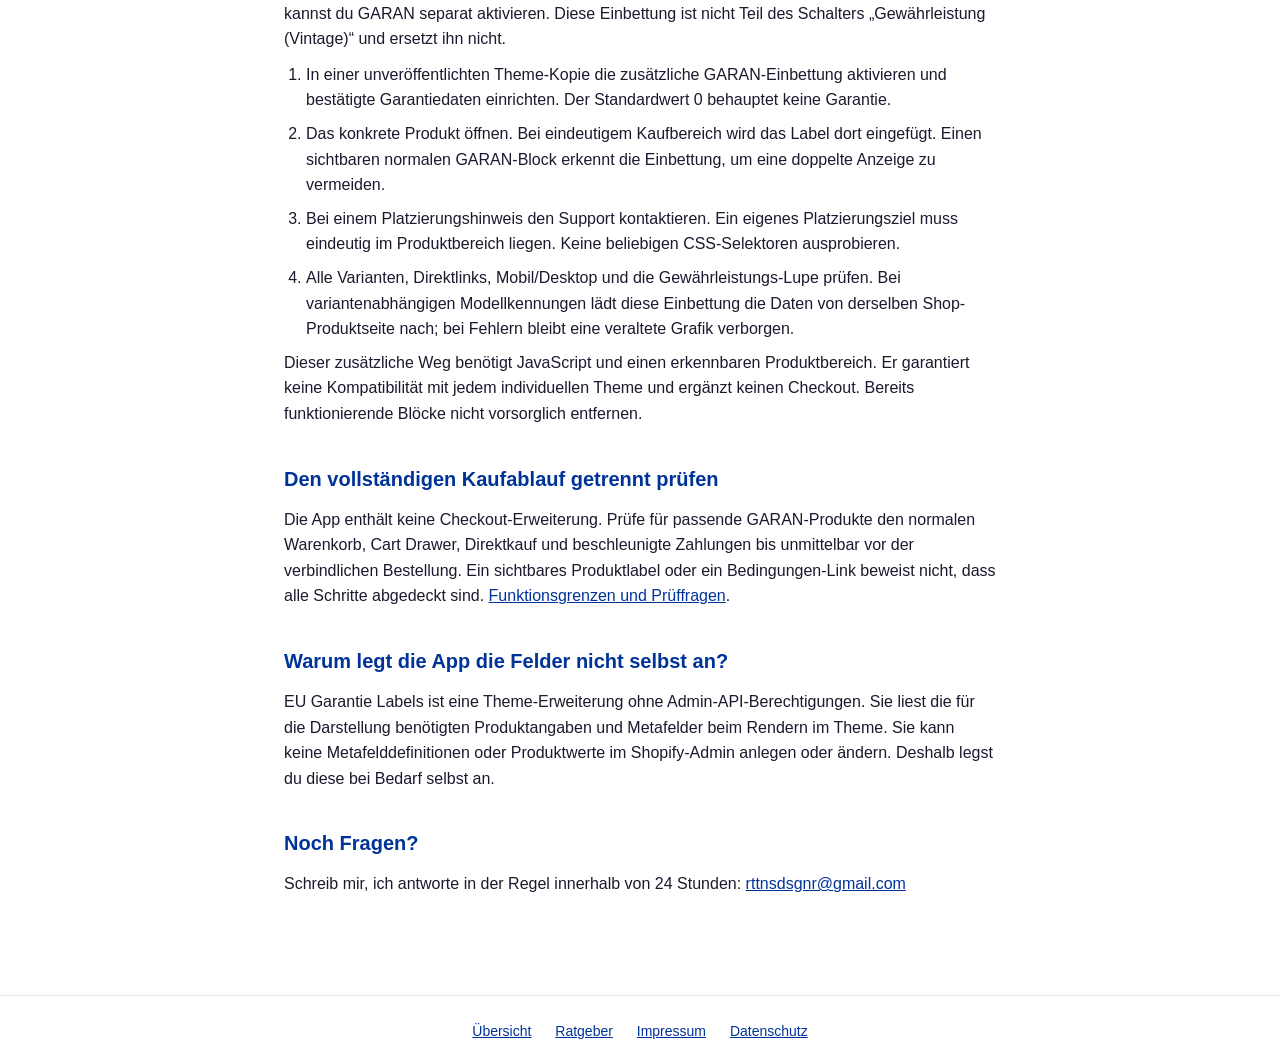
<file: einrichtung.html>
<!DOCTYPE html>
<html lang="de">
<head>
<meta charset="UTF-8">
<meta name="viewport" content="width=device-width, initial-scale=1">
<title>Labels einfügen und einrichten — EU Garantie Labels</title>
<meta name="description" content="Schritt für Schritt: Labels im Shopify-Theme einfügen, fehlende Blöcke finden und Garantiedaten einrichten.">
<style>
  :root { --blau: #003399; --gelb: #FFCC00; }
  * { box-sizing: border-box; margin: 0; padding: 0; }
  body { font-family: -apple-system, "Segoe UI", Roboto, sans-serif; color: #1a1a2e; line-height: 1.6; }
  header { background: var(--blau); color: #fff; padding: 44px 24px; text-align: center; }
  header h1 { font-size: 26px; margin-bottom: 8px; }
  header p { opacity: .85; }
  header a { color: #fff; }
  main { max-width: 760px; margin: 0 auto; padding: 40px 24px; }
  h2 { color: var(--blau); margin: 36px 0 12px; font-size: 20px; }
  h3 { margin: 24px 0 8px; font-size: 16px; }
  p, li { margin-bottom: 10px; }
  ul, ol { padding-left: 22px; }
  ol li { margin-bottom: 8px; }
  code { background: #eef1f8; border-radius: 4px; padding: 1px 6px; font-size: 14px; }
  a { color: var(--blau); }
  .karte { background: #f4f6fb; border-radius: 10px; padding: 20px 24px; margin: 20px 0; }
  .karte--warn { background: #fff8e1; border-left: 4px solid var(--gelb); }
  table { width: 100%; border-collapse: collapse; margin: 16px 0; font-size: 15px; }
  th, td { text-align: left; padding: 9px 10px; border-bottom: 1px solid #e3e6ef; vertical-align: top; }
  th { color: var(--blau); }
  td code { overflow-wrap: anywhere; }
  .tabelle { overflow-x: auto; }
  @media (max-width: 520px) { table { font-size: 13.5px; } th, td { padding: 8px 6px; } }
  footer { border-top: 1px solid #e3e6ef; margin-top: 48px; padding: 24px; text-align: center; font-size: 14px; color: #667; }
  footer a { margin: 0 10px; }
  .badge { display: inline-block; background: var(--gelb); color: var(--blau); font-weight: 700; border-radius: 6px; padding: 2px 10px; font-size: 13px; margin-bottom: 12px; }
</style>
</head>
<body>
<header>
  <div class="badge">Einrichtung</div>
  <h1>Labels einfügen und einrichten</h1>
  <p>Vom installierten App-Block bis zur sichtbaren Produktseite</p>
  <p style="margin-top:14px;font-size:14px;"><a href="index.html">&larr; zurück zur Übersicht</a></p>
</header>
<main>

  <h2 id="block-einfuegen">1. Den Block auf der Produktseite einfügen</h2>
  <p>Die Installation allein blendet noch kein Label ein. Du platzierst den Block im Theme-Editor. Du brauchst dafür keinen Code und keinen Eintrag im Beschreibungstext des Produkts.</p>
  <ol>
    <li>Öffne im Shopify-Admin <strong>Onlineshop → Themes</strong>.</li>
    <li>Öffne beim gewünschten Theme <strong>Theme bearbeiten</strong> beziehungsweise <strong>Anpassen</strong>. Änderungen in einem unveröffentlichten Theme sind zunächst nur in dessen Vorschau sichtbar.</li>
    <li>Wähle oben in der Seitenauswahl <strong>Produkte</strong> und die Vorlage, die deinem Produkt zugewiesen ist, häufig <strong>Standardprodukt</strong>. Wähle ein konkretes Produkt für die Vorschau.</li>
    <li>Öffne links den Abschnitt <strong>Produktinformationen</strong> oder den entsprechenden Produktbereich deines Themes.</li>
    <li>Klicke <strong>innerhalb dieses Abschnitts</strong> auf <strong>Block hinzufügen → Apps → EU-Gewährleistungslabel</strong>. Bei englischer Oberfläche heißt der Block „EU legal guarantee label“.</li>
    <li>Verschiebe den Block an die gewünschte verfügbare Position und klicke <strong>Speichern</strong>.</li>
    <li>Öffne das Produkt in der Vorschau dieses Themes. Für die öffentliche Anzeige müssen das bearbeitete Theme veröffentlicht und die richtige Vorlage dem Produkt zugewiesen sein. Andere Produktvorlagen richtest du separat ein.</li>
  </ol>
  <div class="karte karte--warn">
    <p><strong>Du findest „Apps“ oder den Block nicht?</strong> Prüfe alternativ <strong>Abschnitt hinzufügen → Apps</strong> auf Vorlagenebene. Manche Themes unterstützen App-Blöcke nur dort oder in bestimmten Bereichen. Für die Gewährleistungsmitteilung in älteren Themes gibt es zusätzlich den Weg über <strong>App-Einbettungen → Gewährleistung (Vintage)</strong>, siehe unten. Sende uns bei Problemen den Theme-Namen, die gewählte Vorlage und einen Screenshot des Schritts.</p>
    <p>Die App enthält keine Checkout-Erweiterung. Eine Platzierung im Warenkorb funktioniert nur, wenn dein Theme dort App-Blöcke unterstützt.</p>
  </div>
  <p>Das <strong>Gewährleistungslabel</strong> benötigt keine Garantiedauer. Nach dem Einfügen ist es sichtbar, sofern keine Einstellung unter „Sichtbarkeit &amp; Ausnahmen“ die Anzeige ausschließt. Die Mitteilung erscheint direkt als vollständige Grafik. Die zusätzliche Lupe „Label vergrößert ansehen“ öffnet eine größere Ansicht; sie ersetzt die direkt sichtbare Grafik nicht. Wähle einen ausreichend breiten Bereich; die App verwendet standardmäßig 800 px.</p>
  <h3>Älteres Theme ohne passende App-Blöcke</h3>
  <ol>
    <li>Öffne im selben Theme-Editor links <strong>App-Einbettungen</strong>.</li>
    <li>Aktiviere <strong>Gewährleistung (Vintage)</strong> (englisch: „Legal guarantee (Vintage)“).</li>
    <li>Öffne eine Produktseite in der Vorschau. Das Label wird beim Produktbereich platziert; in Narrative ist die mobile Position vor dem Teilen-Bereich beziehungsweise hinter der Beschreibung vorgesehen.</li>
    <li>Prüfe die Darstellung und die Lupe sowohl mobil als auch am Desktop, speichere und kontrolliere anschließend die tatsächliche Shopseite. Nach einem Theme-Wechsel die Einbettung im neuen Theme erneut prüfen.</li>
  </ol>
  <p><strong>Sonder-Theme ohne automatisch erkannten Produktbereich?</strong> Die Einstellung <strong>„Eigenes Platzierungsziel“</strong> kann ein eindeutiges Element auf der Produktseite auswählen; leer bleibt die bisherige Automatik unverändert. Trage dort keinen geratenen Wert ein: Ein ungültiges oder mehrdeutiges Ziel lässt das Label aus Sicherheitsgründen verborgen. Sende dem Support Theme-Name und Produkt-URL, damit wir einen passenden Selektor gemeinsam prüfen. Auch bei ausverkauften Produkten ohne Kauf-Formular ist so eine Platzierung möglich.</p>
  <p><strong>Grenzen dieses Wegs:</strong> Die Vintage-Einbettung betrifft die Gewährleistungsmitteilung auf Produktseiten, nicht automatisch GARAN oder den Checkout. Sie benötigt JavaScript. Keine zweite Installation kaufen und keinen Code in die Produktbeschreibung einfügen.</p>
  <p><strong>Lupe bedienen:</strong> Öffnen per Klick, Tippen oder Enter; schließen über „Schließen“ oder Escape. Auf schmalen Bildschirmen lässt sich die vergrößerte Grafik innerhalb der Ansicht verschieben. Wenn die Dialogfunktion nicht verfügbar ist, führt der Vergrößerungslink zur Bilddatei in einem neuen Tab.</p>
  <h2>2. Optional das GARAN-Garantielabel hinzufügen</h2>
  <p>Füge auf demselben Weg zusätzlich <strong>EU-Garantielabel (Haltbarkeitsgarantie)</strong> hinzu (englisch: „EU commercial guarantee label (durability)“). Dieser Block erscheint erst mit geeigneter Garantiedauer, Marke und Modellkennung. Der Standardwert 0 blendet ihn aus, solange keine Hersteller-Zuordnung oder Produktangabe greift. Verwende ausschließlich bestätigte Angaben zur Herstellergarantie.</p>
  <p>Das <strong>GARAN-Garantielabel</strong> ist dagegen produktbezogen — es zeigt Dauer, Marke und Modellkennung. Woher die Dauer kommt, entscheidest du. Es gibt drei Wege, und die meisten Shops brauchen den dritten gar nicht.</p>

  <h2>Weg 1: Ein Wert für alle Produkte</h2>
  <p>Wenn dein ganzes Sortiment dieselbe Herstellergarantie hat, ist das die Sache von zehn Sekunden.</p>
  <ol>
    <li>Theme-Editor öffnen, den Block <em>EU-Garantielabel</em> anklicken</li>
    <li>Bei <strong>Standard-Garantiedauer</strong> die Jahre einstellen</li>
    <li>Speichern</li>
  </ol>
  <p>Keine Metafelder nötig.</p>

  <h2>Weg 2: Eine Dauer je Hersteller</h2>
  <p>Führst du mehrere Marken mit unterschiedlichen Garantien, genügt eine Zeile pro Marke im Feld <strong>Garantiedauer je Hersteller</strong>:</p>
  <div class="karte">
    <code>Bosch=5</code><br>
    <code>Miele=10</code><br>
    <code>Nordwind=3</code>
  </div>
  <p>Die App gleicht das mit dem Feld <em>Anbieter</em> des Produkts ab — Groß- und Kleinschreibung egal. Auch hier: keine Metafelder nötig.</p>

  <h2>Weg 3: Pro Produkt über ein Metafeld</h2>
  <p>Nur wenn einzelne Produkte aus der Reihe fallen. Dafür musst du das Metafeld einmalig in Shopify anlegen — <a href="#warum">warum das die App nicht für dich tun kann, steht unten</a>.</p>

  <h3>Metafeld anlegen (einmalig, ca. 1 Minute)</h3>
  <ol>
    <li>Im Shopify-Admin auf <strong>Einstellungen</strong> (unten links)</li>
    <li><strong>Metafelder und Metaobjekte</strong> öffnen</li>
    <li><strong>Produkte</strong> anklicken</li>
    <li><strong>Definition hinzufügen</strong></li>
    <li><strong>Name:</strong> <code>Garantiedauer in Jahren</code></li>
    <li>Unter dem Namen steht der Namespace und Schlüssel. Trag als Schlüssel <code>garantie_dauer_jahre</code> ein, der Namespace bleibt <code>custom</code>. Es muss am Ende genau <code>custom.garantie_dauer_jahre</code> dastehen.</li>
    <li><strong>Typ auswählen</strong> &rarr; <strong>Dezimalzahl</strong> (nicht Ganzzahl — sonst kannst du keine halben Jahre eintragen). Achte oben auf <strong>Einzelwert</strong>, <strong>nicht „Liste“</strong>. Das Feld braucht genau eine Garantiedauer pro Produkt.</li>
    <li>Speichern</li>
  </ol>

  <h3>Wert eintragen</h3>
  <p>Produkt öffnen, ganz nach unten scrollen zu <strong>Produktmetafelder</strong>, bei <em>Garantiedauer in Jahren</em> die Zahl eintragen, speichern. Das Metafeld hat immer Vorrang vor Weg 1 und Weg 2.</p>
  <div class="karte karte--warn">
    <p><strong>In Shopify steht oben „Liste“?</strong> Dann wurde ein Listen-Metafeld angelegt. P1 akzeptiert eine Liste mit genau <strong>einem</strong> Wert, zum Beispiel nur <code>30,0</code>, damit bestehende Shops nicht blockiert werden. Für eine neue Einrichtung nutze <strong>Einzelwert → Dezimalzahl</strong>. Die App benötigt genau eine eindeutig zugeordnete, bestätigte Laufzeit. Mehrere Einträge sind für ihre automatische Ausgabe nicht eindeutig; daraus folgt nicht, dass für eine Ware grundsätzlich nur eine Garantie bestehen könnte.</p>
  </div>

  <h2>Optionale Felder</h2>
  <p>Diese brauchst du nur, wenn die Automatik im Einzelfall nicht passt. Alle nach demselben Muster anlegen wie oben.</p>
  <div class="tabelle">
  <table>
    <tr><th>Schlüssel</th><th>Typ</th><th>Wofür</th></tr>
    <tr><td><code>custom.garantie_dauer_jahre</code></td><td>Einzelwert: Dezimalzahl</td><td>Eine bestätigte Dauer in Jahren; keine Liste</td></tr>
    <tr><td><code>custom.garantie_hersteller</code></td><td>Einzeiliger Text</td><td>Marke, falls sie vom Feld „Anbieter“ abweicht</td></tr>
    <tr><td><code>custom.garantie_modell</code></td><td>Einzeiliger Text</td><td>Modellkennung, falls nicht die SKU</td></tr>
    <tr><td><code>custom.garantie_hersteller_garantie</code></td><td>Wahrheitswert</td><td>auf <em>nein</em> setzen, wenn es eine Händler- und keine Herstellergarantie ist &rarr; Label entfällt</td></tr>
    <tr><td><code>custom.garantie_kostenlos</code></td><td>Wahrheitswert</td><td>auf <em>nein</em> setzen, wenn die Garantie etwas kostet &rarr; Label entfällt</td></tr>
    <tr><td><code>custom.garantie_ganze_ware</code></td><td>Wahrheitswert</td><td>auf <em>nein</em> setzen bei Teilgarantien wie „10 Jahre auf den Motor“ &rarr; Label entfällt</td></tr>
    <tr><td><code>custom.garantie_label_bild</code></td><td>Datei</td><td>eigene Label-Datei statt der mitgelieferten</td></tr>
    <tr><td><code>custom.garantie_bedingungen_url</code></td><td>URL</td><td>Link zu den Garantiebedingungen dieses Produkts; hat Vorrang vor dem Link in den Block-Einstellungen</td></tr>
  </table>
  </div>
  <p>Die drei Wahrheitswerte blenden das Label nur aus, wenn du sie ausdrücklich auf <em>nein</em> stellst. Leere Felder bestätigen die Voraussetzungen nicht. Prüfe Hersteller, Kostenfreiheit und Abdeckung der gesamten Ware anhand der Herstellerunterlagen; bei einer Hersteller-Zuordnung für alle betroffenen Produkte.</p>
  <h3>Marke, Modellkennung und Bedingungen prüfen</h3>
  <p>Öffne das Produkt im Shopify-Admin. Pflege die Marke im Feld <strong>Anbieter</strong> oder im Metafeld <code>custom.garantie_hersteller</code>. Die Modellkennung kannst du produktweit über <code>custom.garantie_modell</code> festlegen. Alternativ nutzt die App die SKU oder den Barcode der beim Laden ausgewählten Variante.</p>
  <p><strong>Bei mehreren Varianten:</strong> Wenn für alle dieselbe Modellkennung gilt, pflege das Produkt-Metafeld. Bei verschiedenen Kennungen prüfe jede Variante auch nach einem Wechsel auf der Produktseite: Ob der App-Block dabei neu geladen wird, hängt vom Theme ab. Eine automatische Aktualisierung in jedem Theme wird nicht zugesichert.</p>
  <p>Trage unter <strong>Link zu den Garantiebedingungen</strong> im Block eine passende Seite ein oder verwende das URL-Metafeld pro Produkt. Prüfe den Link in der Shop-Vorschau.</p>

  <h2>Das Label erscheint nicht — woran liegt's?</h2>
  <div class="karte">
    <p><strong>Die Dauer ist nicht größer als zwei Jahre.</strong><br>
    Das GARAN-Label ist erst ab <em>mehr als</em> zwei Jahren zulässig. 24 Monate genügen ausdrücklich nicht (Erwägungsgrund 8 der Durchführungsverordnung (EU) 2025/1960). Bei genau 2 zeigt die App bewusst nichts an.</p>
  </div>
  <div class="karte">
    <p><strong>Die Dauer wird immer abgerundet.</strong><br>
    Die Kommissionsleitlinien sehen ganze oder halbe Jahre vor. <strong>Die bisher veröffentlichte Version rundet andere Werte ab; das ist keine bestätigte Lösung für solche Garantien.</strong> Beispielsweise kann aus 2,9 die Anzeige 2,5 werden oder bei 2,4 das Label fehlen. Verwende nur anhand der Herstellerunterlagen bestätigte, darstellbare Laufzeiten. Ist die tatsächliche Laufzeit weder ganz- noch halbjährig, ändere die Garantiezusage nicht eigenmächtig und kläre die Kennzeichnung mit Hersteller und qualifizierter Rechtsberatung. Melde uns solche Fälle, bevor du dich auf die automatische Ausgabe verlässt.</p>
  </div>
  <div class="karte">
    <p><strong>Marke oder Modellkennung fehlen.</strong><br>
    Pflege die Marke beim Produkt unter <em>Anbieter</em> oder über <code>custom.garantie_hersteller</code>. Für die Modellkennung öffne die betreffende Variante und pflege SKU oder Barcode, oder trage die produktweit gültige Kennung in <code>custom.garantie_modell</code> ein. Der Produkttitel wird nicht als Modellkennung verwendet.</p>
  </div>
  <div class="karte">
    <p><strong>Es ist eine Geschenkkarte oder ein ausgeschlossener Produkttyp.</strong><br>
    Prüf im Block die Einstellungen unter <em>Sichtbarkeit &amp; Ausnahmen</em>.</p>
  </div>

  <h2 id="schutzpruefung">Zusätzliche GARAN-Schutzprüfung – bewusst umstellen</h2>
  <p>Wenn dein GARAN-Block den Schalter <strong>„Zusätzliche GARAN-Schutzprüfung aktivieren“</strong> anbietet, bleibt er zunächst aus. Ein Update schaltet ihn bei bestehenden Installationen nicht automatisch ein. Hinweise im Editor beziehen sich auf das Vorschauprodukt, nicht auf einen vollständigen Shop-Scan.</p>
  <ol>
    <li>Arbeite zunächst in einer unveröffentlichten Theme-Kopie. Prüfe alle betroffenen Produkte und Varianten anhand der Herstellerunterlagen.</li>
    <li>Behebe mehrdeutige Angaben und prüfe Warnungen zu Laufzeit und Textüberlauf. <code>2,9</code> Jahre sind nicht „2 Jahre und 9 Monate“. Eine tatsächliche Garantie darf nicht passend gerundet oder durch eine andere Ersatzdauer ersetzt werden.</li>
    <li>Bei nicht darstellbarer Laufzeit die Kennzeichnung mit Hersteller und qualifizierter Rechtsberatung klären. Bei zu langen Kennungen kann eine zutreffende Originalgrafik geprüft werden; sie löst keinen Laufzeitfehler.</li>
    <li>Erst dann den Schutz je Block aktivieren. Er sperrt problematische GARAN-Ausgaben auch ohne JavaScript. Das kann gewollt Labels mit betroffenen Daten ausblenden; es erfüllt allein keine bestehende Informationspflicht.</li>
    <li>Gültige und korrigierte Produkte, Bedingungen-Link und Kaufablauf erneut kontrollieren. Die Gewährleistungsmitteilung und ihre Lupe sind unabhängig von diesem Schalter.</li>
  </ol>
  <p>Ohne aktivierten Schutz bleibt die bisherige Ausgabe erhalten, einschließlich möglicher problematischer Rundungen. Das Abschalten ist deshalb keine Korrektur falscher Garantiedaten. Eine passende Textbreite ist zudem keine Freigabe der Typografie; die automatische Grafik verwendet teilweise Schriftanpassungen.</p>

  <h2 id="garan-vintage">Zusätzliches GARAN für ältere Themes</h2>
  <p>Falls in deiner App-Version <strong>App-Einbettungen → GARAN (Theme-Einbettung)</strong> angeboten wird, kannst du GARAN separat aktivieren. Diese Einbettung ist nicht Teil des Schalters „Gewährleistung (Vintage)“ und ersetzt ihn nicht.</p>
  <ol>
    <li>In einer unveröffentlichten Theme-Kopie die zusätzliche GARAN-Einbettung aktivieren und bestätigte Garantiedaten einrichten. Der Standardwert 0 behauptet keine Garantie.</li>
    <li>Das konkrete Produkt öffnen. Bei eindeutigem Kaufbereich wird das Label dort eingefügt. Einen sichtbaren normalen GARAN-Block erkennt die Einbettung, um eine doppelte Anzeige zu vermeiden.</li>
    <li>Bei einem Platzierungshinweis den Support kontaktieren. Ein eigenes Platzierungsziel muss eindeutig im Produktbereich liegen. Keine beliebigen CSS-Selektoren ausprobieren.</li>
    <li>Alle Varianten, Direktlinks, Mobil/Desktop und die Gewährleistungs-Lupe prüfen. Bei variantenabhängigen Modellkennungen lädt diese Einbettung die Daten von derselben Shop-Produktseite nach; bei Fehlern bleibt eine veraltete Grafik verborgen.</li>
  </ol>
  <p>Dieser zusätzliche Weg benötigt JavaScript und einen erkennbaren Produktbereich. Er garantiert keine Kompatibilität mit jedem individuellen Theme und ergänzt keinen Checkout. Bereits funktionierende Blöcke nicht vorsorglich entfernen.</p>

  <h2 id="kaufablauf">Den vollständigen Kaufablauf getrennt prüfen</h2>
  <p>Die App enthält keine Checkout-Erweiterung. Prüfe für passende GARAN-Produkte den normalen Warenkorb, Cart Drawer, Direktkauf und beschleunigte Zahlungen bis unmittelbar vor der verbindlichen Bestellung. Ein sichtbares Produktlabel oder ein Bedingungen-Link beweist nicht, dass alle Schritte abgedeckt sind. <a href="ratgeber.html#grenzen">Funktionsgrenzen und Prüffragen</a>.</p>

  <h2 id="warum">Warum legt die App die Felder nicht selbst an?</h2>
  <p>EU Garantie Labels ist eine Theme-Erweiterung ohne Admin-API-Berechtigungen. Sie liest die für die Darstellung benötigten Produktangaben und Metafelder beim Rendern im Theme. Sie kann keine Metafelddefinitionen oder Produktwerte im Shopify-Admin anlegen oder ändern. Deshalb legst du diese bei Bedarf selbst an.</p>

  <h2>Noch Fragen?</h2>
  <p>Schreib mir, ich antworte in der Regel innerhalb von 24 Stunden: <a href="mailto:rttnsdsgnr@gmail.com">rttnsdsgnr@gmail.com</a></p>

</main>
<footer>
  <a href="index.html">Übersicht</a>
  <a href="ratgeber.html">Ratgeber</a>
  <a href="impressum.html">Impressum</a>
  <a href="datenschutz.html">Datenschutz</a>
</footer>
</body>
</html>
</file>
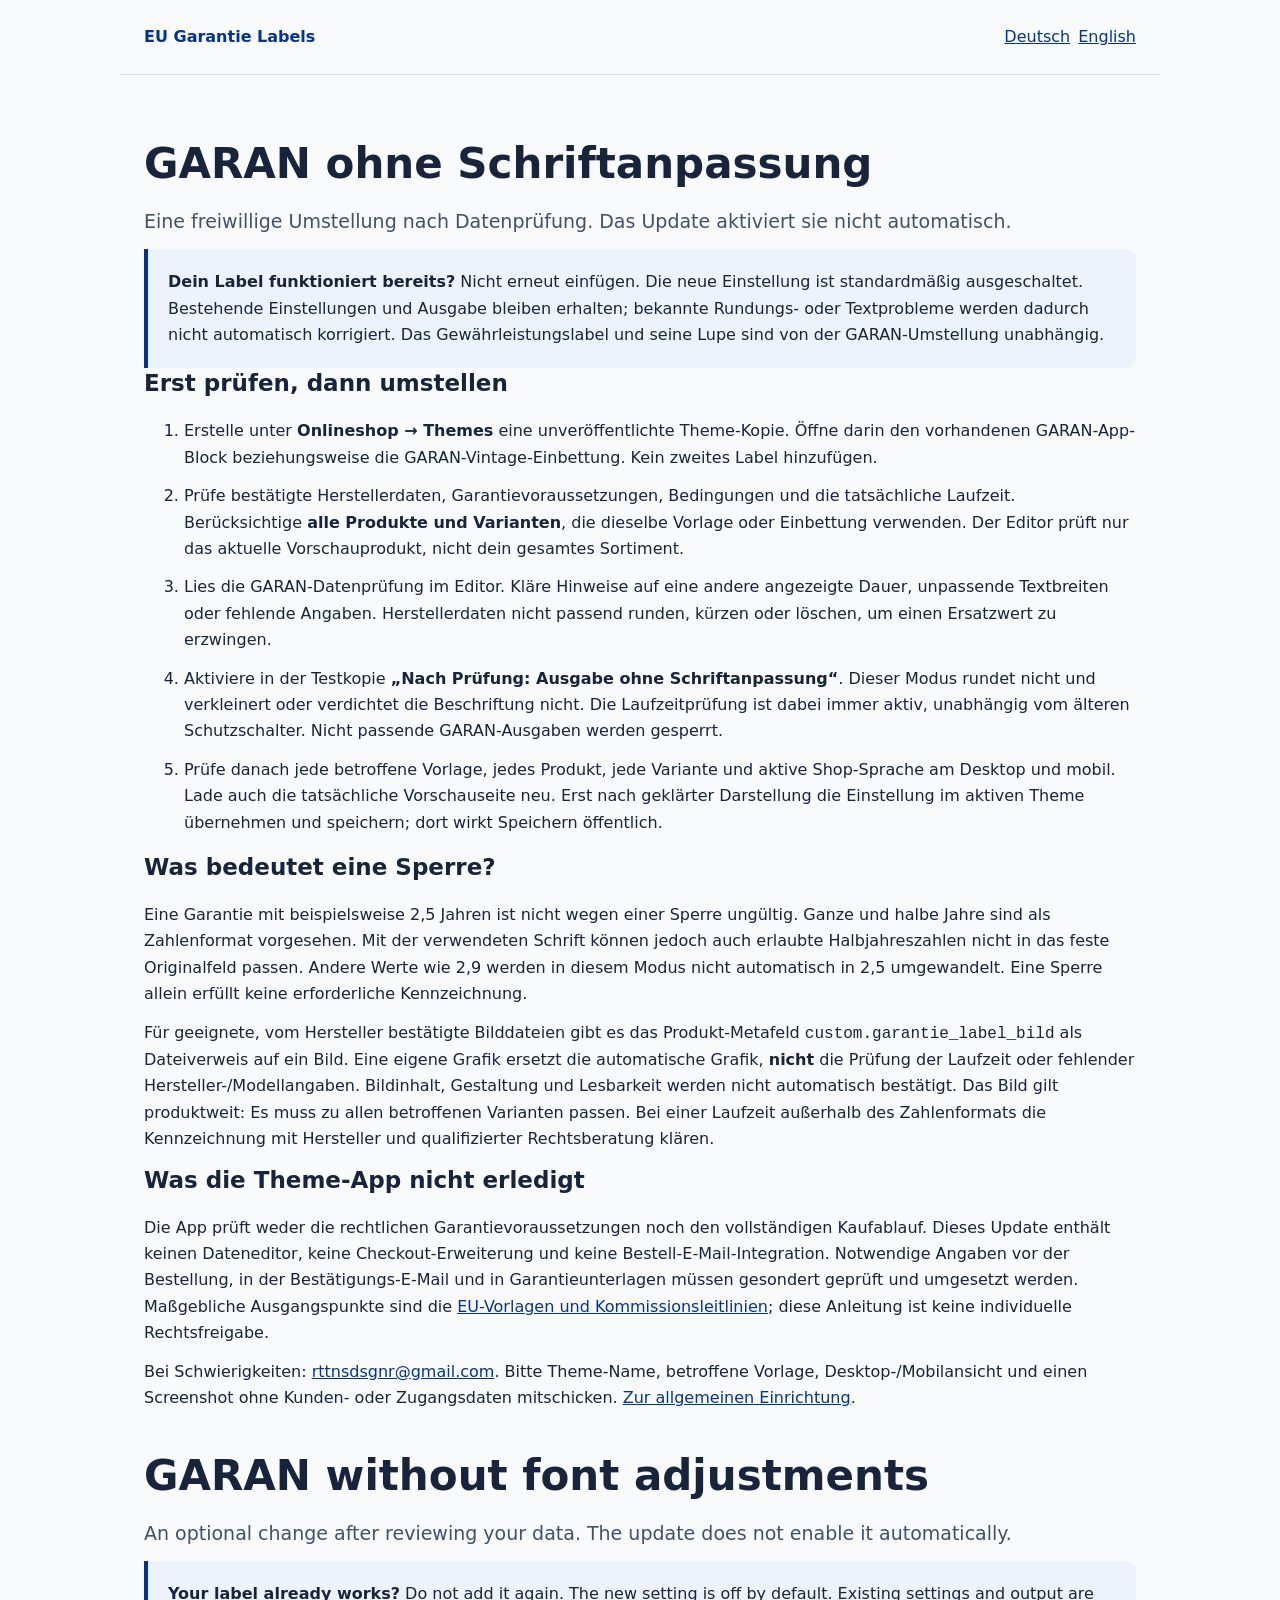
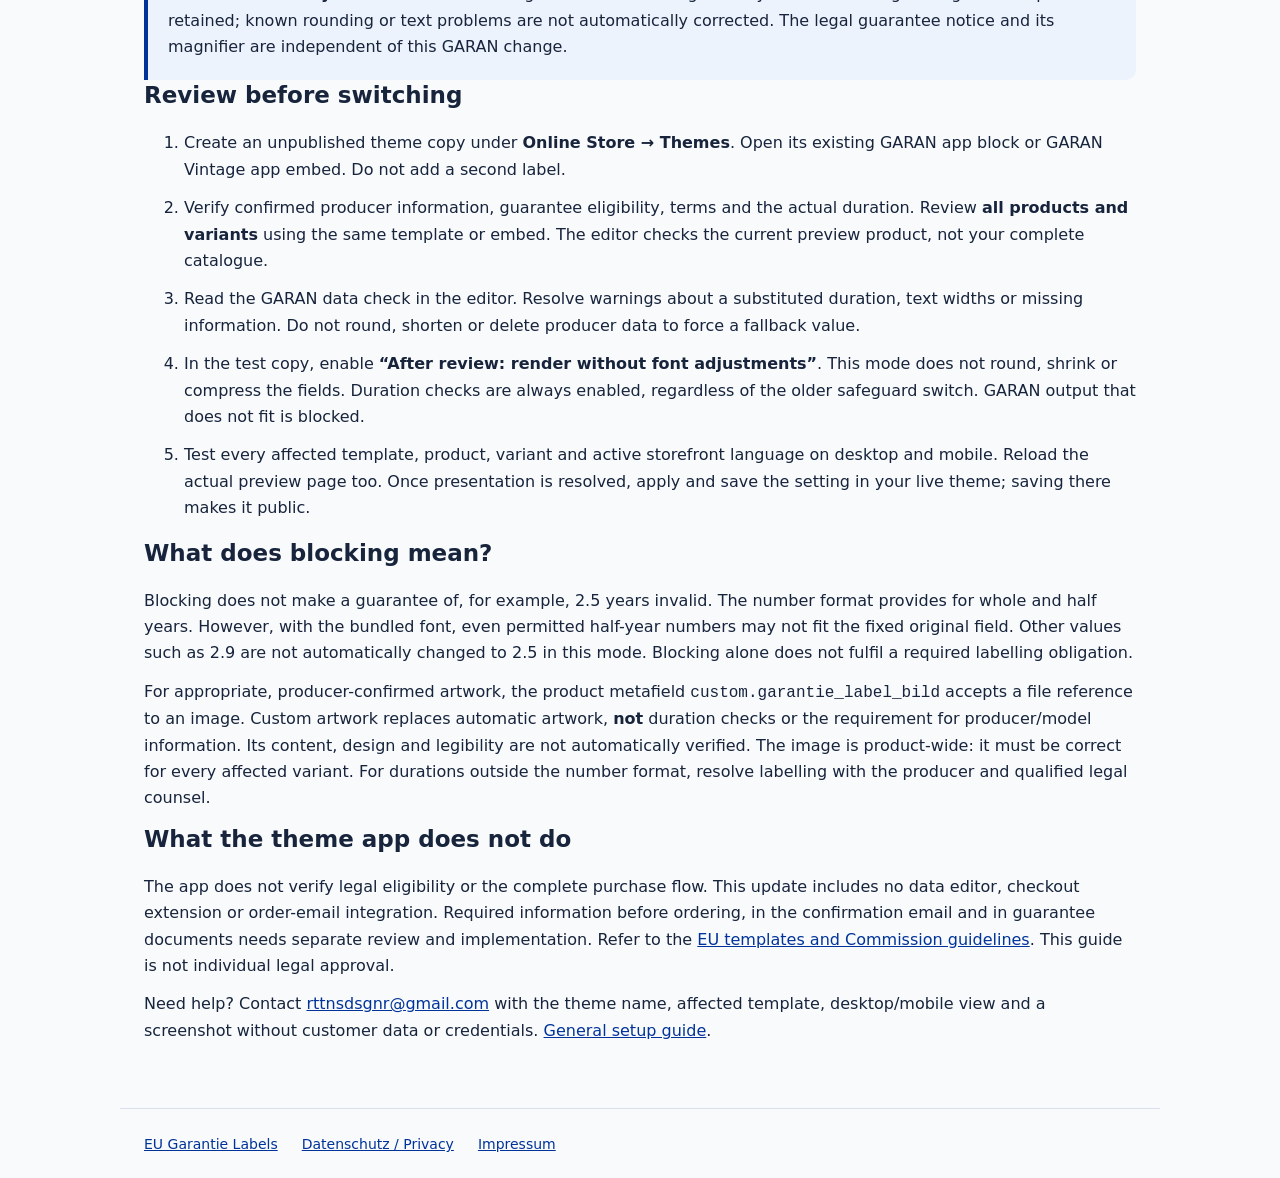
<file: garan-originalmodus.html>
<!DOCTYPE html>
<html lang="de">
<head>
  <meta charset="UTF-8">
  <meta name="viewport" content="width=device-width, initial-scale=1">
  <meta name="referrer" content="no-referrer">
  <title>GARAN ohne Schriftanpassung — EU Garantie Labels</title>
  <link rel="stylesheet" href="setup.css">
</head>
<body>
<header>
  <a href="index.html" class="brand">EU Garantie Labels</a>
  <nav aria-label="Sprache / Language"><a href="#de">Deutsch</a><a href="#en">English</a></nav>
</header>
<main>
  <section id="de" lang="de" aria-labelledby="de-title">
    <h1 id="de-title">GARAN ohne Schriftanpassung</h1>
    <p class="lead">Eine freiwillige Umstellung nach Datenprüfung. Das Update aktiviert sie nicht automatisch.</p>
    <aside class="notice">
      <p><strong>Dein Label funktioniert bereits?</strong> Nicht erneut einfügen. Die neue Einstellung ist standardmäßig ausgeschaltet. Bestehende Einstellungen und Ausgabe bleiben erhalten; bekannte Rundungs- oder Textprobleme werden dadurch nicht automatisch korrigiert. Das Gewährleistungslabel und seine Lupe sind von der GARAN-Umstellung unabhängig.</p>
    </aside>
    <h2>Erst prüfen, dann umstellen</h2>
    <ol>
      <li>Erstelle unter <strong>Onlineshop → Themes</strong> eine unveröffentlichte Theme-Kopie. Öffne darin den vorhandenen GARAN-App-Block beziehungsweise die GARAN-Vintage-Einbettung. Kein zweites Label hinzufügen.</li>
      <li>Prüfe bestätigte Herstellerdaten, Garantievoraussetzungen, Bedingungen und die tatsächliche Laufzeit. Berücksichtige <strong>alle Produkte und Varianten</strong>, die dieselbe Vorlage oder Einbettung verwenden. Der Editor prüft nur das aktuelle Vorschauprodukt, nicht dein gesamtes Sortiment.</li>
      <li>Lies die GARAN-Datenprüfung im Editor. Kläre Hinweise auf eine andere angezeigte Dauer, unpassende Textbreiten oder fehlende Angaben. Herstellerdaten nicht passend runden, kürzen oder löschen, um einen Ersatzwert zu erzwingen.</li>
      <li>Aktiviere in der Testkopie <strong>„Nach Prüfung: Ausgabe ohne Schriftanpassung“</strong>. Dieser Modus rundet nicht und verkleinert oder verdichtet die Beschriftung nicht. Die Laufzeitprüfung ist dabei immer aktiv, unabhängig vom älteren Schutzschalter. Nicht passende GARAN-Ausgaben werden gesperrt.</li>
      <li>Prüfe danach jede betroffene Vorlage, jedes Produkt, jede Variante und aktive Shop-Sprache am Desktop und mobil. Lade auch die tatsächliche Vorschauseite neu. Erst nach geklärter Darstellung die Einstellung im aktiven Theme übernehmen und speichern; dort wirkt Speichern öffentlich.</li>
    </ol>
    <h2>Was bedeutet eine Sperre?</h2>
    <p>Eine Garantie mit beispielsweise 2,5 Jahren ist nicht wegen einer Sperre ungültig. Ganze und halbe Jahre sind als Zahlenformat vorgesehen. Mit der verwendeten Schrift können jedoch auch erlaubte Halbjahreszahlen nicht in das feste Originalfeld passen. Andere Werte wie 2,9 werden in diesem Modus nicht automatisch in 2,5 umgewandelt. Eine Sperre allein erfüllt keine erforderliche Kennzeichnung.</p>
    <p>Für geeignete, vom Hersteller bestätigte Bilddateien gibt es das Produkt-Metafeld <code>custom.garantie_label_bild</code> als Dateiverweis auf ein Bild. Eine eigene Grafik ersetzt die automatische Grafik, <strong>nicht</strong> die Prüfung der Laufzeit oder fehlender Hersteller-/Modellangaben. Bildinhalt, Gestaltung und Lesbarkeit werden nicht automatisch bestätigt. Das Bild gilt produktweit: Es muss zu allen betroffenen Varianten passen. Bei einer Laufzeit außerhalb des Zahlenformats die Kennzeichnung mit Hersteller und qualifizierter Rechtsberatung klären.</p>
    <h2>Was die Theme-App nicht erledigt</h2>
    <p>Die App prüft weder die rechtlichen Garantievoraussetzungen noch den vollständigen Kaufablauf. Dieses Update enthält keinen Dateneditor, keine Checkout-Erweiterung und keine Bestell-E-Mail-Integration. Notwendige Angaben vor der Bestellung, in der Bestätigungs-E-Mail und in Garantieunterlagen müssen gesondert geprüft und umgesetzt werden. Maßgebliche Ausgangspunkte sind die <a href="https://commission.europa.eu/publications/practical-guidelines-and-high-resolution-vector-files-eu-notice-and-label-product-guarantees_en">EU-Vorlagen und Kommissionsleitlinien</a>; diese Anleitung ist keine individuelle Rechtsfreigabe.</p>
    <p>Bei Schwierigkeiten: <a href="mailto:rttnsdsgnr@gmail.com">rttnsdsgnr@gmail.com</a>. Bitte Theme-Name, betroffene Vorlage, Desktop-/Mobilansicht und einen Screenshot ohne Kunden- oder Zugangsdaten mitschicken. <a href="setup.html?lang=de">Zur allgemeinen Einrichtung</a>.</p>
  </section>
  <section id="en" lang="en" aria-labelledby="en-title">
    <h1 id="en-title">GARAN without font adjustments</h1>
    <p class="lead">An optional change after reviewing your data. The update does not enable it automatically.</p>
    <aside class="notice">
      <p><strong>Your label already works?</strong> Do not add it again. The new setting is off by default. Existing settings and output are retained; known rounding or text problems are not automatically corrected. The legal guarantee notice and its magnifier are independent of this GARAN change.</p>
    </aside>
    <h2>Review before switching</h2>
    <ol>
      <li>Create an unpublished theme copy under <strong>Online Store → Themes</strong>. Open its existing GARAN app block or GARAN Vintage app embed. Do not add a second label.</li>
      <li>Verify confirmed producer information, guarantee eligibility, terms and the actual duration. Review <strong>all products and variants</strong> using the same template or embed. The editor checks the current preview product, not your complete catalogue.</li>
      <li>Read the GARAN data check in the editor. Resolve warnings about a substituted duration, text widths or missing information. Do not round, shorten or delete producer data to force a fallback value.</li>
      <li>In the test copy, enable <strong>“After review: render without font adjustments”</strong>. This mode does not round, shrink or compress the fields. Duration checks are always enabled, regardless of the older safeguard switch. GARAN output that does not fit is blocked.</li>
      <li>Test every affected template, product, variant and active storefront language on desktop and mobile. Reload the actual preview page too. Once presentation is resolved, apply and save the setting in your live theme; saving there makes it public.</li>
    </ol>
    <h2>What does blocking mean?</h2>
    <p>Blocking does not make a guarantee of, for example, 2.5 years invalid. The number format provides for whole and half years. However, with the bundled font, even permitted half-year numbers may not fit the fixed original field. Other values such as 2.9 are not automatically changed to 2.5 in this mode. Blocking alone does not fulfil a required labelling obligation.</p>
    <p>For appropriate, producer-confirmed artwork, the product metafield <code>custom.garantie_label_bild</code> accepts a file reference to an image. Custom artwork replaces automatic artwork, <strong>not</strong> duration checks or the requirement for producer/model information. Its content, design and legibility are not automatically verified. The image is product-wide: it must be correct for every affected variant. For durations outside the number format, resolve labelling with the producer and qualified legal counsel.</p>
    <h2>What the theme app does not do</h2>
    <p>The app does not verify legal eligibility or the complete purchase flow. This update includes no data editor, checkout extension or order-email integration. Required information before ordering, in the confirmation email and in guarantee documents needs separate review and implementation. Refer to the <a href="https://commission.europa.eu/publications/practical-guidelines-and-high-resolution-vector-files-eu-notice-and-label-product-guarantees_en">EU templates and Commission guidelines</a>. This guide is not individual legal approval.</p>
    <p>Need help? Contact <a href="mailto:rttnsdsgnr@gmail.com">rttnsdsgnr@gmail.com</a> with the theme name, affected template, desktop/mobile view and a screenshot without customer data or credentials. <a href="setup.html?lang=en">General setup guide</a>.</p>
  </section>
</main>
<footer>
  <a href="index.html">EU Garantie Labels</a>
  <a href="datenschutz.html">Datenschutz / Privacy</a>
  <a href="impressum.html">Impressum</a>
</footer>
</body>
</html>
</file>
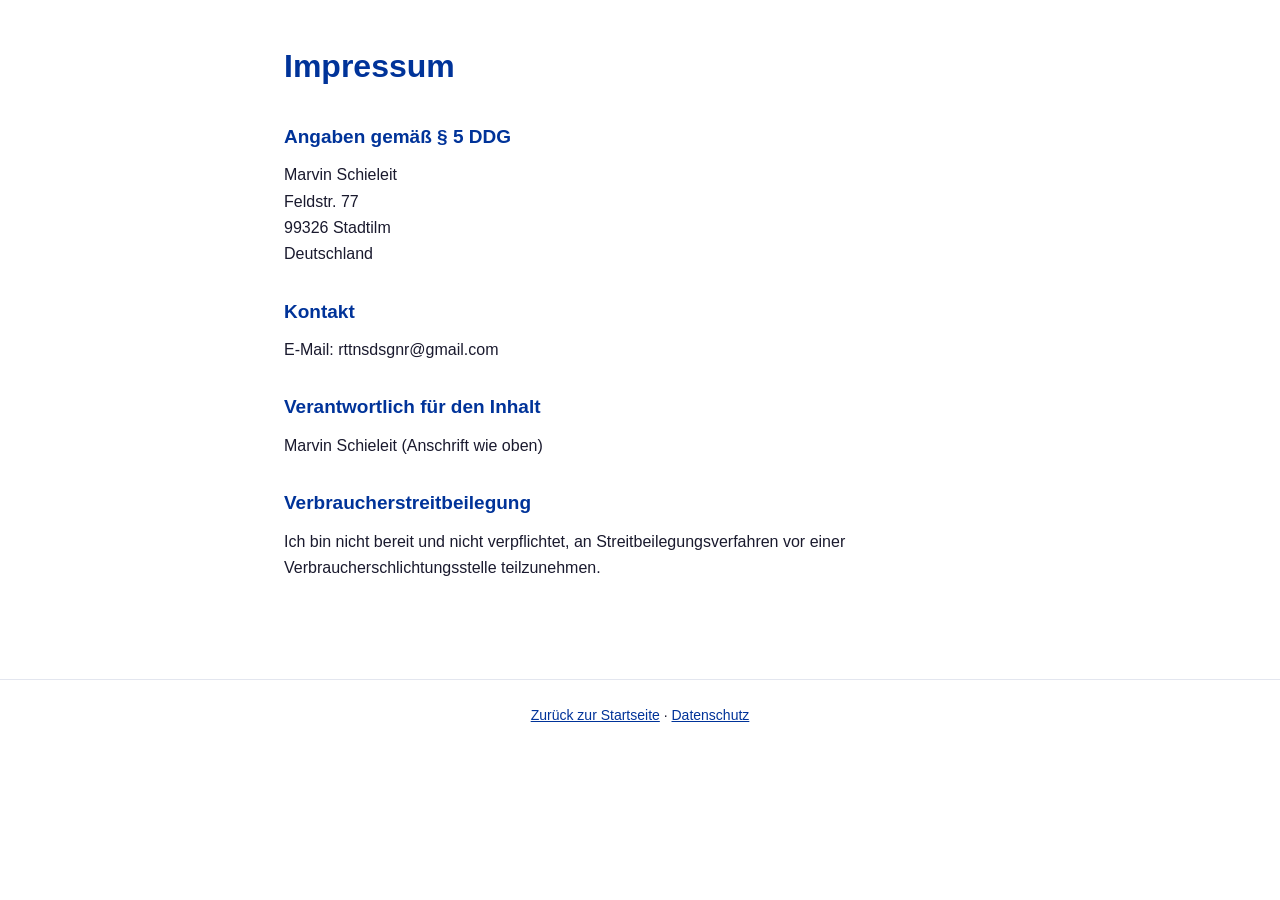
<file: impressum.html>
<!DOCTYPE html>
<html lang="de">
<head>
<meta charset="UTF-8">
<meta name="viewport" content="width=device-width, initial-scale=1">
<title>Impressum — EU Garantie Labels</title>
<style>
  * { box-sizing: border-box; margin: 0; padding: 0; }
  body { font-family: -apple-system, "Segoe UI", Roboto, sans-serif; color: #1a1a2e; line-height: 1.65; }
  main { max-width: 760px; margin: 0 auto; padding: 40px 24px; }
  h1 { color: #003399; margin-bottom: 20px; }
  h2 { color: #003399; margin: 28px 0 10px; font-size: 19px; }
  p { margin-bottom: 10px; }
  a { color: #003399; }
  .hinweis { background: #fff8dc; border: 1px solid #e8d98a; border-radius: 8px; padding: 12px 16px; margin: 16px 0; font-size: 14px; }
  footer { border-top: 1px solid #e3e6ef; margin-top: 48px; padding: 24px; text-align: center; font-size: 14px; }
</style>
</head>
<body>
<main>
  <h1>Impressum</h1>

  <h2>Angaben gemäß § 5 DDG</h2>
  <p>Marvin Schieleit<br>
  Feldstr. 77<br>
  99326 Stadtilm<br>
  Deutschland</p>

  <h2>Kontakt</h2>
  <p>E-Mail: rttnsdsgnr@gmail.com</p>

  <h2>Verantwortlich für den Inhalt</h2>
  <p>Marvin Schieleit (Anschrift wie oben)</p>

  <h2>Verbraucherstreitbeilegung</h2>
  <p>Ich bin nicht bereit und nicht verpflichtet, an Streitbeilegungsverfahren vor einer Verbraucherschlichtungsstelle teilzunehmen.</p>
</main>
<footer>
  <a href="index.html">Zurück zur Startseite</a> · <a href="datenschutz.html">Datenschutz</a>
</footer>
</body>
</html>
</file>
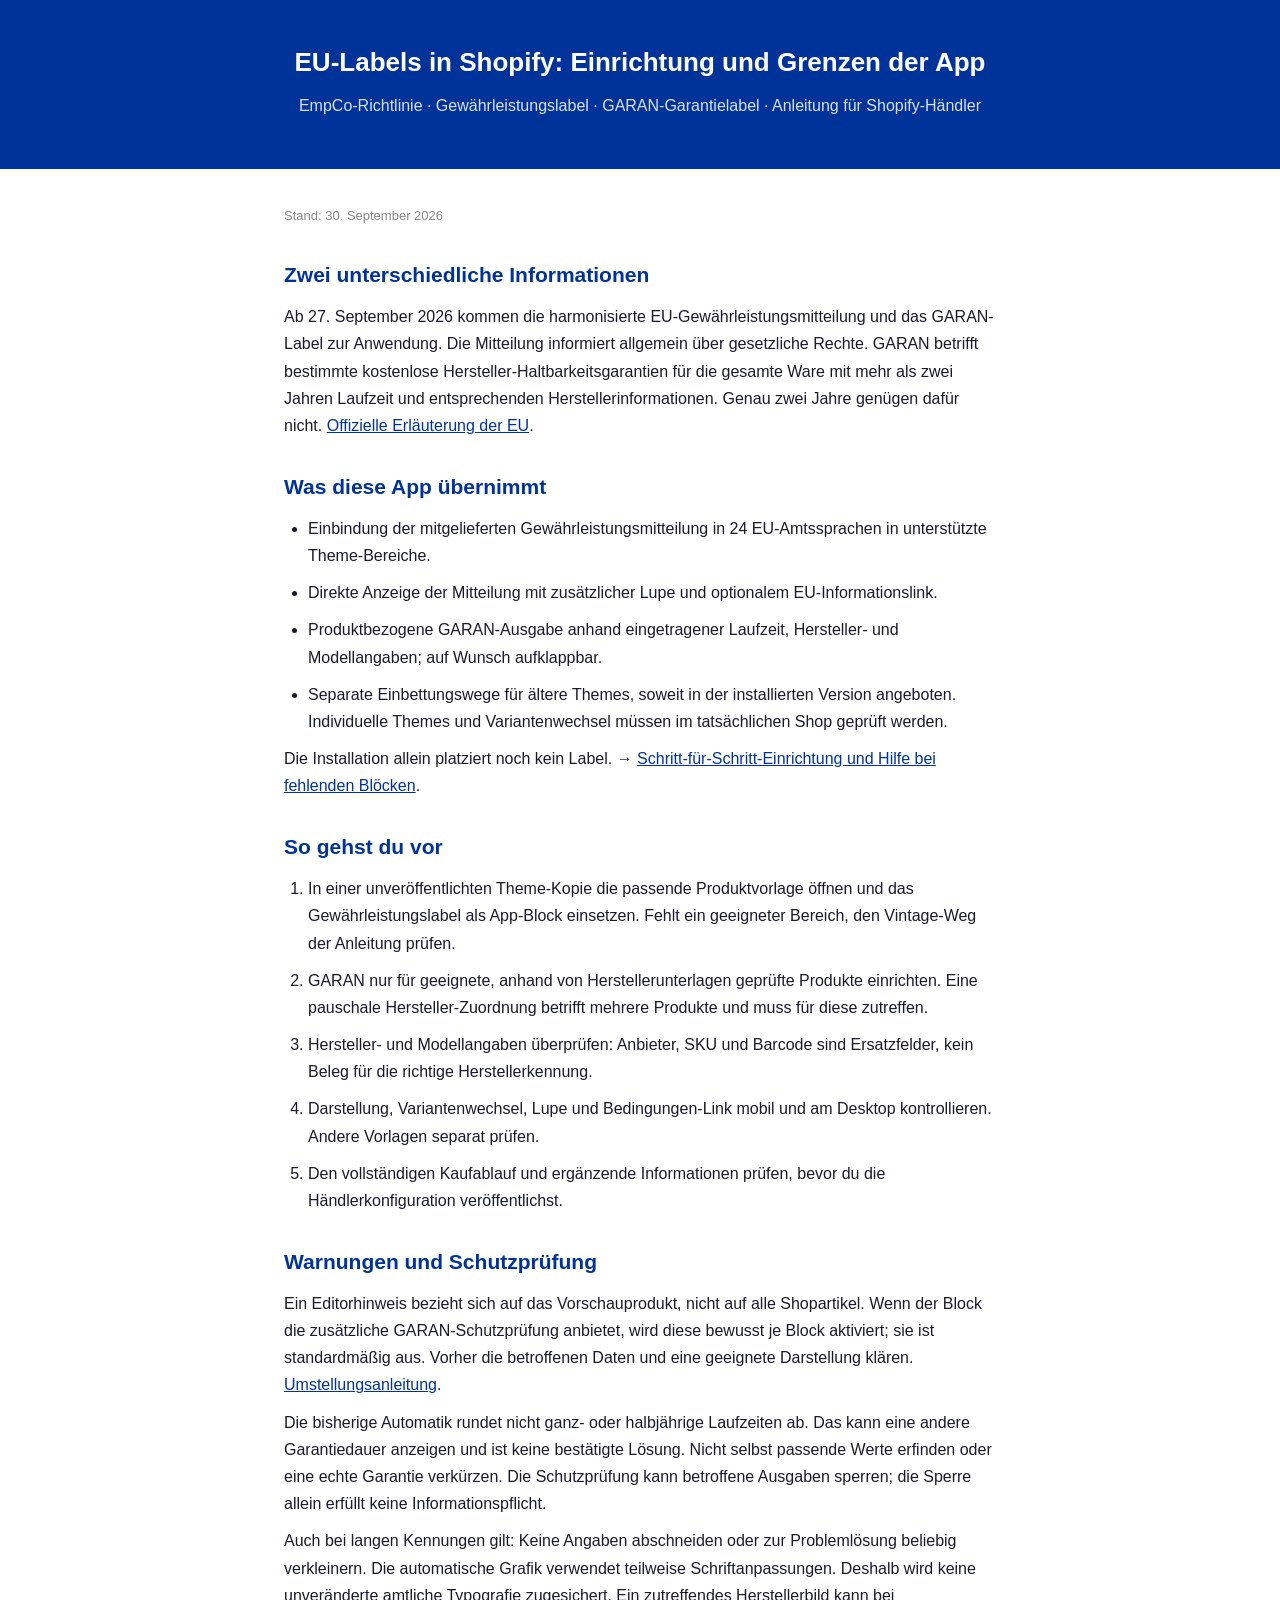
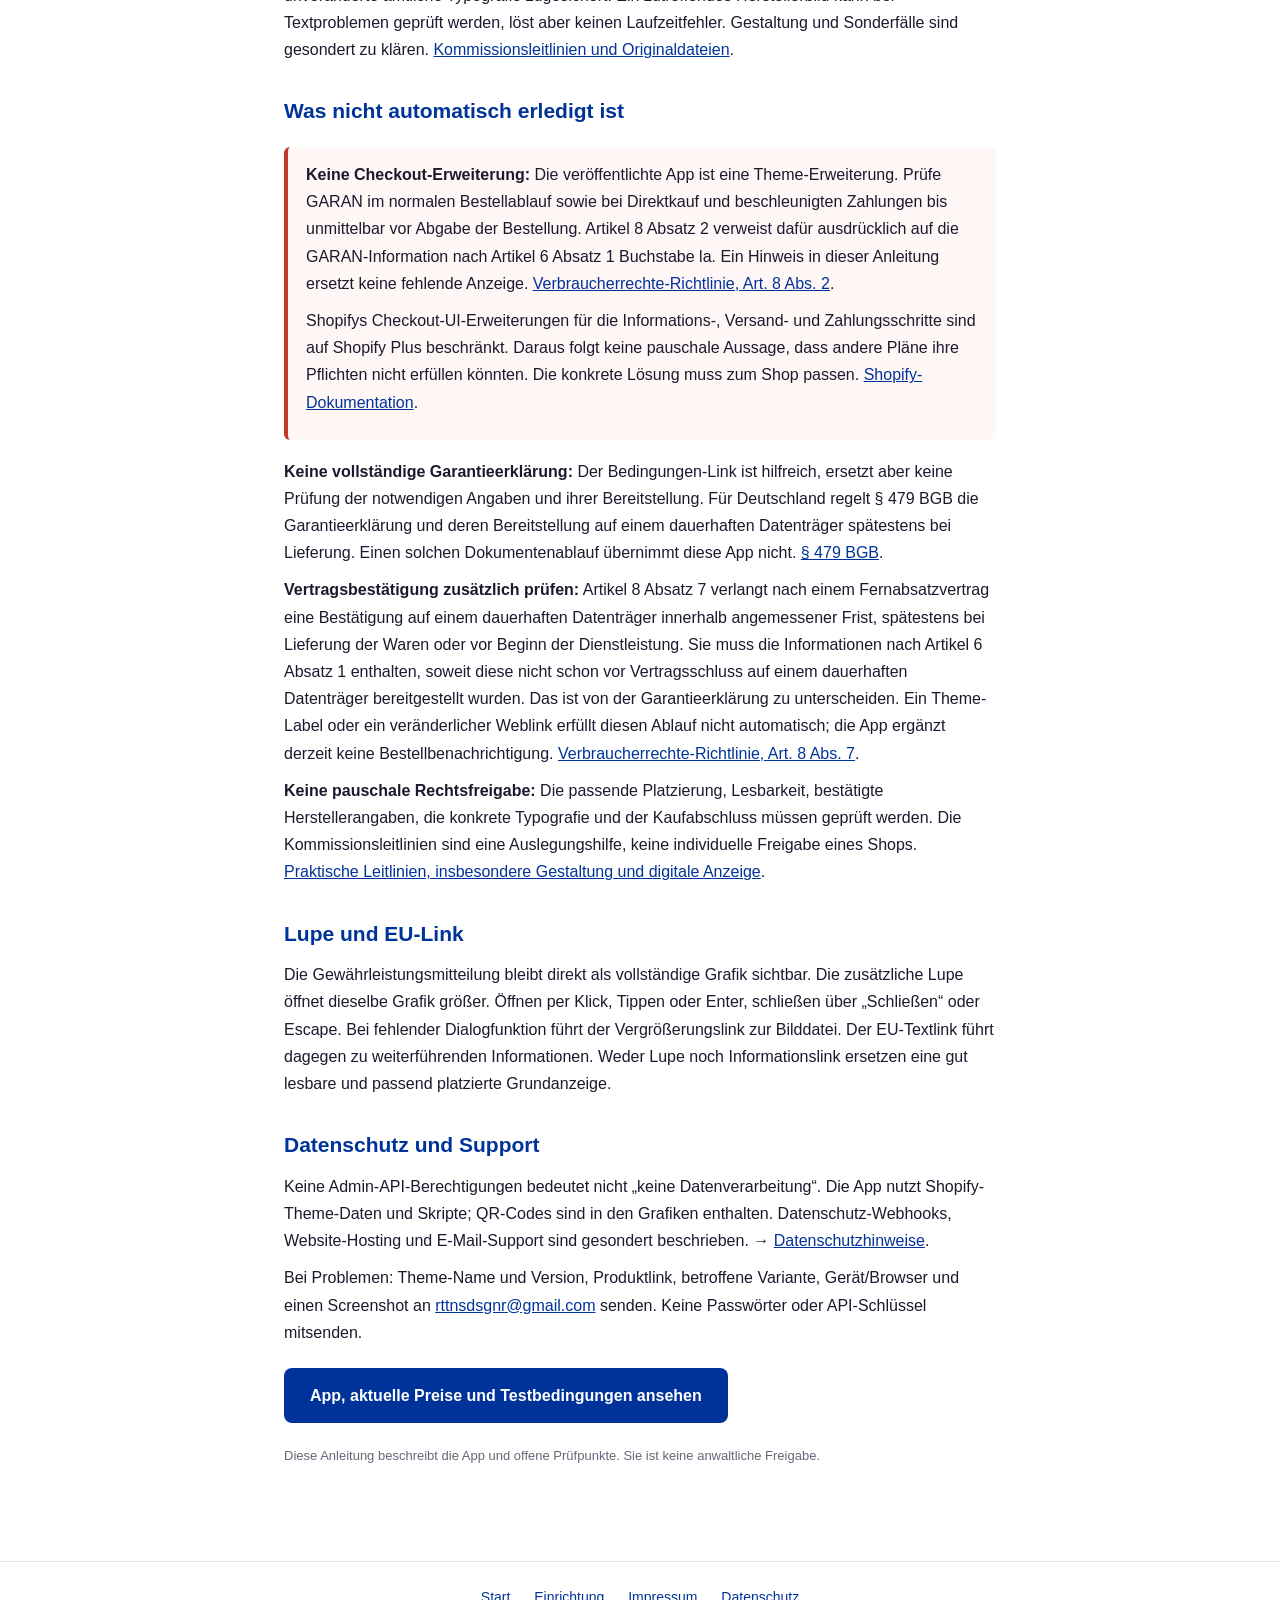
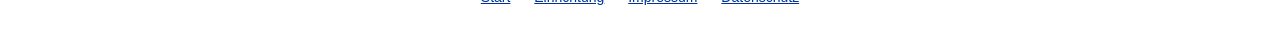
<file: ratgeber.html>
<!DOCTYPE html>
<html lang="de">
<head>
<meta charset="UTF-8">
<meta name="viewport" content="width=device-width, initial-scale=1">
<title>Gewährleistungslabel in Shopify einbinden: Anleitung 2026 (Pflicht ab 27.09.)</title>
<meta name="description" content="EU-Gewährleistungsmitteilung und GARAN in Shopify einbinden: Einrichtung, Lupe, Herstellerdaten und gesonderte Checkout-Prüfung.">
<style>
:root { --blau: #003399; --gelb: #FFCC00; }
* { box-sizing: border-box; margin: 0; padding: 0; }
body { font-family: -apple-system, "Segoe UI", Roboto, sans-serif; color: #1a1a2e; line-height: 1.7; }
header { background: var(--blau); color: #fff; padding: 40px 24px; text-align: center; }
header h1 { font-size: 26px; max-width: 760px; margin: 0 auto 8px; }
header p { opacity: .85; }
main { max-width: 760px; margin: 0 auto; padding: 36px 24px; }
h2 { color: var(--blau); margin: 30px 0 10px; font-size: 21px; }
h3 { color: var(--blau); margin: 22px 0 8px; font-size: 17px; }
p, li { margin-bottom: 10px; }
ul, ol { padding-left: 24px; }
.box { background: #f4f6fb; border-left: 4px solid var(--blau); border-radius: 6px; padding: 14px 18px; margin: 18px 0; }
.warn { background: #fff6f6; border-left: 4px solid #c0392b; }
.cta { display: inline-block; background: var(--blau); color: #fff; text-decoration: none; font-weight: 700; padding: 14px 26px; border-radius: 8px; margin: 12px 0; }
.cta:hover { background: #002370; }
a { color: var(--blau); }
code { background: #eef1f8; border-radius: 4px; padding: 1px 6px; font-size: 14px; overflow-wrap: anywhere; }
footer { border-top: 1px solid #e3e6ef; margin-top: 48px; padding: 24px; text-align: center; font-size: 14px; color: #667; }
footer a { margin: 0 10px; }
.datum { font-size: 13px; color: #888; margin-bottom: 20px; }
</style>
</head>
<body>
<header>
<h1>EU-Labels in Shopify: Einrichtung und Grenzen der App</h1>
<p>EmpCo-Richtlinie · Gewährleistungslabel · GARAN-Garantielabel · Anleitung für Shopify-Händler</p>
</header>
<main>
<p class="datum">Stand: 30. September 2026</p>
<h2>Zwei unterschiedliche Informationen</h2>
<p>Ab 27. September 2026 kommen die harmonisierte EU-Gewährleistungsmitteilung und das GARAN-Label zur Anwendung. Die Mitteilung informiert allgemein über gesetzliche Rechte. GARAN betrifft bestimmte kostenlose Hersteller-Haltbarkeitsgarantien für die gesamte Ware mit mehr als zwei Jahren Laufzeit und entsprechenden Herstellerinformationen. Genau zwei Jahre genügen dafür nicht. <a href="https://europa.eu/youreurope/business/selling-in-eu/consumer-contracts-guarantees/eu-legal-guarantee-notice-and-garan-label/index_en.htm">Offizielle Erläuterung der EU</a>.</p>
<h2>Was diese App übernimmt</h2>
<ul>
<li>Einbindung der mitgelieferten Gewährleistungsmitteilung in 24 EU-Amtssprachen in unterstützte Theme-Bereiche.</li>
<li>Direkte Anzeige der Mitteilung mit zusätzlicher Lupe und optionalem EU-Informationslink.</li>
<li>Produktbezogene GARAN-Ausgabe anhand eingetragener Laufzeit, Hersteller- und Modellangaben; auf Wunsch aufklappbar.</li>
<li>Separate Einbettungswege für ältere Themes, soweit in der installierten Version angeboten. Individuelle Themes und Variantenwechsel müssen im tatsächlichen Shop geprüft werden.</li>
</ul>
<p>Die Installation allein platziert noch kein Label. → <a href="einrichtung.html#block-einfuegen">Schritt-für-Schritt-Einrichtung und Hilfe bei fehlenden Blöcken</a>.</p>
<h2>So gehst du vor</h2>
<ol>
<li>In einer unveröffentlichten Theme-Kopie die passende Produktvorlage öffnen und das Gewährleistungslabel als App-Block einsetzen. Fehlt ein geeigneter Bereich, den Vintage-Weg der Anleitung prüfen.</li>
<li>GARAN nur für geeignete, anhand von Herstellerunterlagen geprüfte Produkte einrichten. Eine pauschale Hersteller-Zuordnung betrifft mehrere Produkte und muss für diese zutreffen.</li>
<li>Hersteller- und Modellangaben überprüfen: Anbieter, SKU und Barcode sind Ersatzfelder, kein Beleg für die richtige Herstellerkennung.</li>
<li>Darstellung, Variantenwechsel, Lupe und Bedingungen-Link mobil und am Desktop kontrollieren. Andere Vorlagen separat prüfen.</li>
<li>Den vollständigen Kaufablauf und ergänzende Informationen prüfen, bevor du die Händlerkonfiguration veröffentlichst.</li>
</ol>
<h2>Warnungen und Schutzprüfung</h2>
<p>Ein Editorhinweis bezieht sich auf das Vorschauprodukt, nicht auf alle Shopartikel. Wenn der Block die zusätzliche GARAN-Schutzprüfung anbietet, wird diese bewusst je Block aktiviert; sie ist standardmäßig aus. Vorher die betroffenen Daten und eine geeignete Darstellung klären. <a href="einrichtung.html#schutzpruefung">Umstellungsanleitung</a>.</p>
<p>Die bisherige Automatik rundet nicht ganz- oder halbjährige Laufzeiten ab. Das kann eine andere Garantiedauer anzeigen und ist keine bestätigte Lösung. Nicht selbst passende Werte erfinden oder eine echte Garantie verkürzen. Die Schutzprüfung kann betroffene Ausgaben sperren; die Sperre allein erfüllt keine Informationspflicht.</p>
<p>Auch bei langen Kennungen gilt: Keine Angaben abschneiden oder zur Problemlösung beliebig verkleinern. Die automatische Grafik verwendet teilweise Schriftanpassungen. Deshalb wird keine unveränderte amtliche Typografie zugesichert. Ein zutreffendes Herstellerbild kann bei Textproblemen geprüft werden, löst aber keinen Laufzeitfehler. Gestaltung und Sonderfälle sind gesondert zu klären. <a href="https://commission.europa.eu/publications/practical-guidelines-and-high-resolution-vector-files-eu-notice-and-label-product-guarantees_en">Kommissionsleitlinien und Originaldateien</a>.</p>
<h2 id="grenzen">Was nicht automatisch erledigt ist</h2>
<div class="box warn">
<p><strong>Keine Checkout-Erweiterung:</strong> Die veröffentlichte App ist eine Theme-Erweiterung. Prüfe GARAN im normalen Bestellablauf sowie bei Direktkauf und beschleunigten Zahlungen bis unmittelbar vor Abgabe der Bestellung. Artikel 8 Absatz 2 verweist dafür ausdrücklich auf die GARAN-Information nach Artikel 6 Absatz 1 Buchstabe la. Ein Hinweis in dieser Anleitung ersetzt keine fehlende Anzeige. <a href="https://eur-lex.europa.eu/legal-content/EN/TXT/?uri=CELEX:02011L0083-20260927">Verbraucherrechte-Richtlinie, Art. 8 Abs. 2</a>.</p>
<p>Shopifys Checkout-UI-Erweiterungen für die Informations-, Versand- und Zahlungsschritte sind auf Shopify Plus beschränkt. Daraus folgt keine pauschale Aussage, dass andere Pläne ihre Pflichten nicht erfüllen könnten. Die konkrete Lösung muss zum Shop passen. <a href="https://shopify.dev/docs/api/checkout-ui-extensions/latest">Shopify-Dokumentation</a>.</p>
</div>
<p><strong>Keine vollständige Garantieerklärung:</strong> Der Bedingungen-Link ist hilfreich, ersetzt aber keine Prüfung der notwendigen Angaben und ihrer Bereitstellung. Für Deutschland regelt § 479 BGB die Garantieerklärung und deren Bereitstellung auf einem dauerhaften Datenträger spätestens bei Lieferung. Einen solchen Dokumentenablauf übernimmt diese App nicht. <a href="https://www.gesetze-im-internet.de/bgb/__479.html">§ 479 BGB</a>.</p>
<p><strong>Vertragsbestätigung zusätzlich prüfen:</strong> Artikel 8 Absatz 7 verlangt nach einem Fernabsatzvertrag eine Bestätigung auf einem dauerhaften Datenträger innerhalb angemessener Frist, spätestens bei Lieferung der Waren oder vor Beginn der Dienstleistung. Sie muss die Informationen nach Artikel 6 Absatz 1 enthalten, soweit diese nicht schon vor Vertragsschluss auf einem dauerhaften Datenträger bereitgestellt wurden. Das ist von der Garantieerklärung zu unterscheiden. Ein Theme-Label oder ein veränderlicher Weblink erfüllt diesen Ablauf nicht automatisch; die App ergänzt derzeit keine Bestellbenachrichtigung. <a href="https://eur-lex.europa.eu/legal-content/EN/TXT/?uri=CELEX:02011L0083-20260927">Verbraucherrechte-Richtlinie, Art. 8 Abs. 7</a>.</p>
<p><strong>Keine pauschale Rechtsfreigabe:</strong> Die passende Platzierung, Lesbarkeit, bestätigte Herstellerangaben, die konkrete Typografie und der Kaufabschluss müssen geprüft werden. Die Kommissionsleitlinien sind eine Auslegungshilfe, keine individuelle Freigabe eines Shops. <a href="https://commission.europa.eu/document/download/3e4dbee6-8184-4256-923d-c52551c7e9f0_en?filename=Practical+guidelines+Harmonised+Label%26Notice+product+guarantees_ARES+27042026.pdf">Praktische Leitlinien, insbesondere Gestaltung und digitale Anzeige</a>.</p>
<h2>Lupe und EU-Link</h2>
<p>Die Gewährleistungsmitteilung bleibt direkt als vollständige Grafik sichtbar. Die zusätzliche Lupe öffnet dieselbe Grafik größer. Öffnen per Klick, Tippen oder Enter, schließen über „Schließen“ oder Escape. Bei fehlender Dialogfunktion führt der Vergrößerungslink zur Bilddatei. Der EU-Textlink führt dagegen zu weiterführenden Informationen. Weder Lupe noch Informationslink ersetzen eine gut lesbare und passend platzierte Grundanzeige.</p>
<h2>Datenschutz und Support</h2>
<p>Keine Admin-API-Berechtigungen bedeutet nicht „keine Datenverarbeitung“. Die App nutzt Shopify-Theme-Daten und Skripte; QR-Codes sind in den Grafiken enthalten. Datenschutz-Webhooks, Website-Hosting und E-Mail-Support sind gesondert beschrieben. → <a href="datenschutz.html">Datenschutzhinweise</a>.</p>
<p>Bei Problemen: Theme-Name und Version, Produktlink, betroffene Variante, Gerät/Browser und einen Screenshot an <a href="mailto:rttnsdsgnr@gmail.com">rttnsdsgnr@gmail.com</a> senden. Keine Passwörter oder API-Schlüssel mitsenden.</p>
<p><a class="cta" href="https://apps.shopify.com/eu-garantie-labels" rel="noopener">App, aktuelle Preise und Testbedingungen ansehen</a></p>
<p style="font-size:13px;color:#667">Diese Anleitung beschreibt die App und offene Prüfpunkte. Sie ist keine anwaltliche Freigabe.</p>
</main>
<footer>
<a href="index.html">Start</a>
<a href="einrichtung.html">Einrichtung</a>
<a href="impressum.html">Impressum</a>
<a href="datenschutz.html">Datenschutz</a>
</footer>
</body>
</html>
</file>
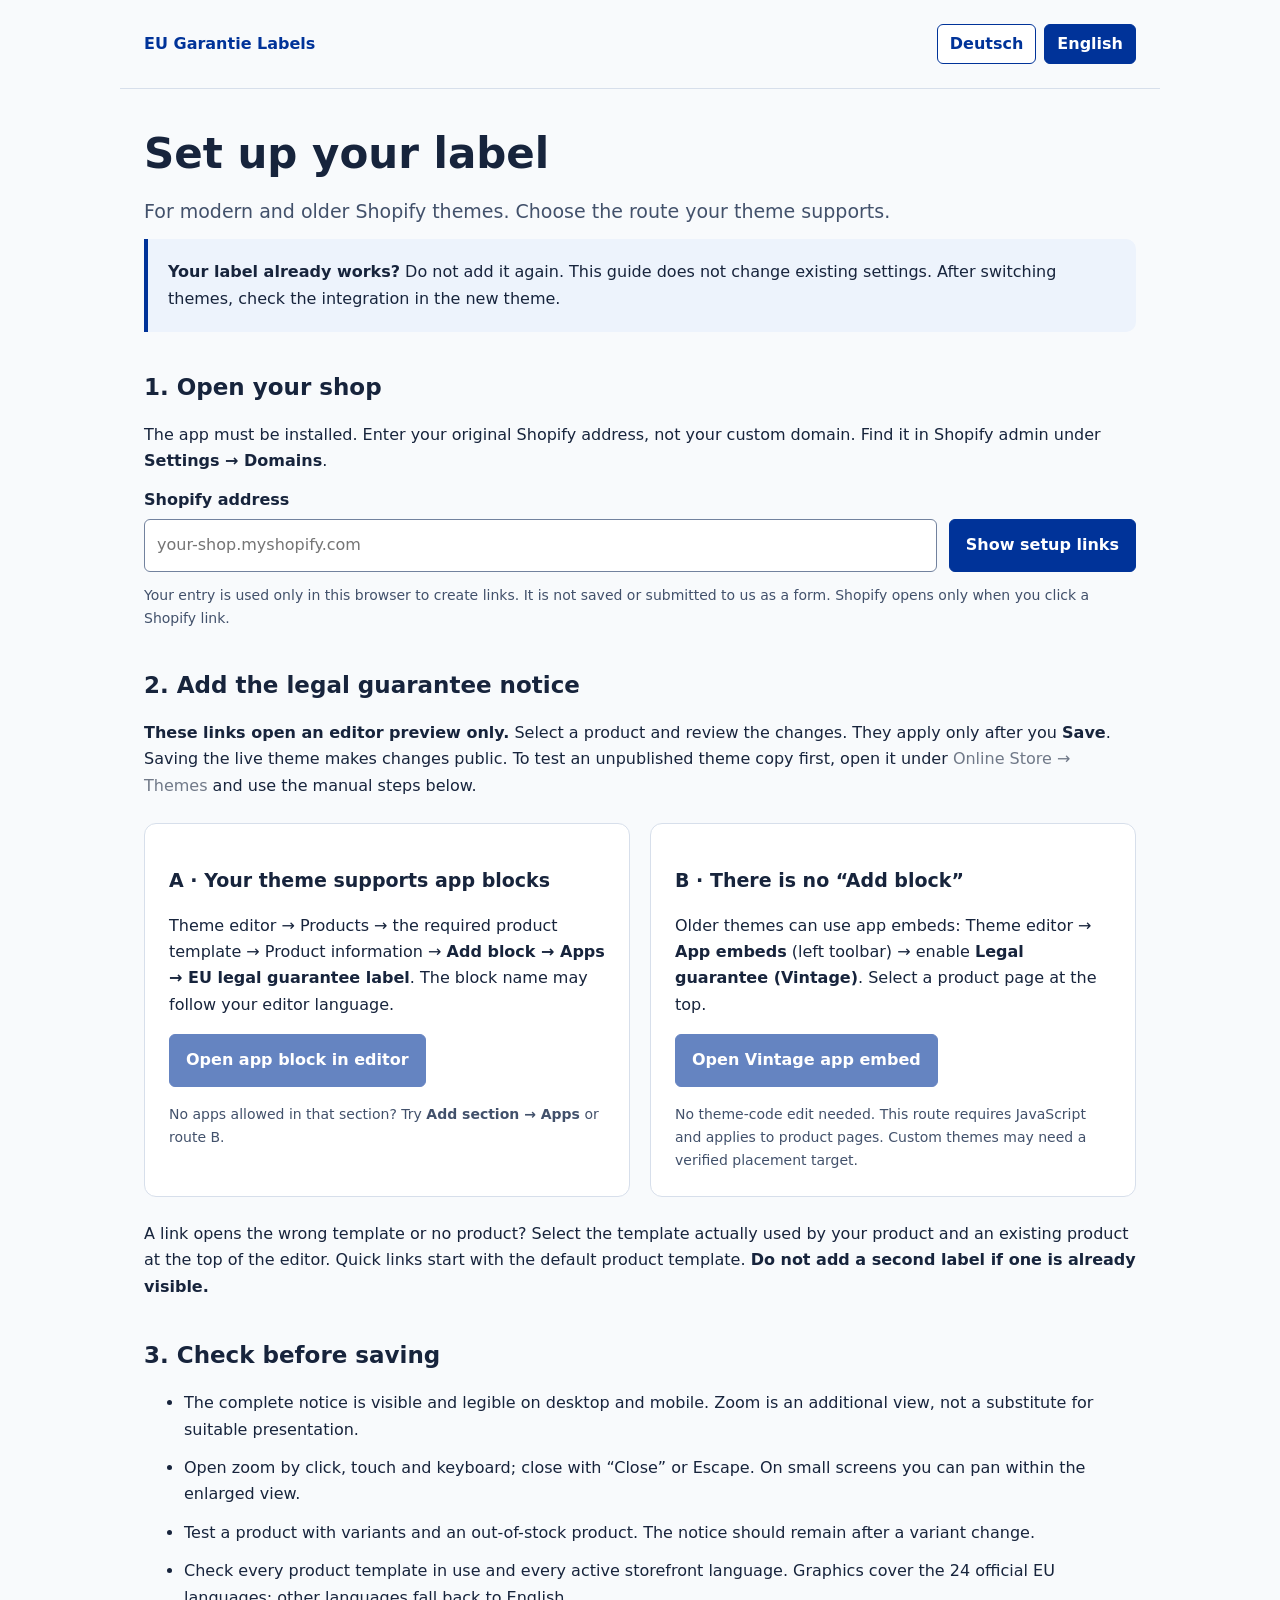
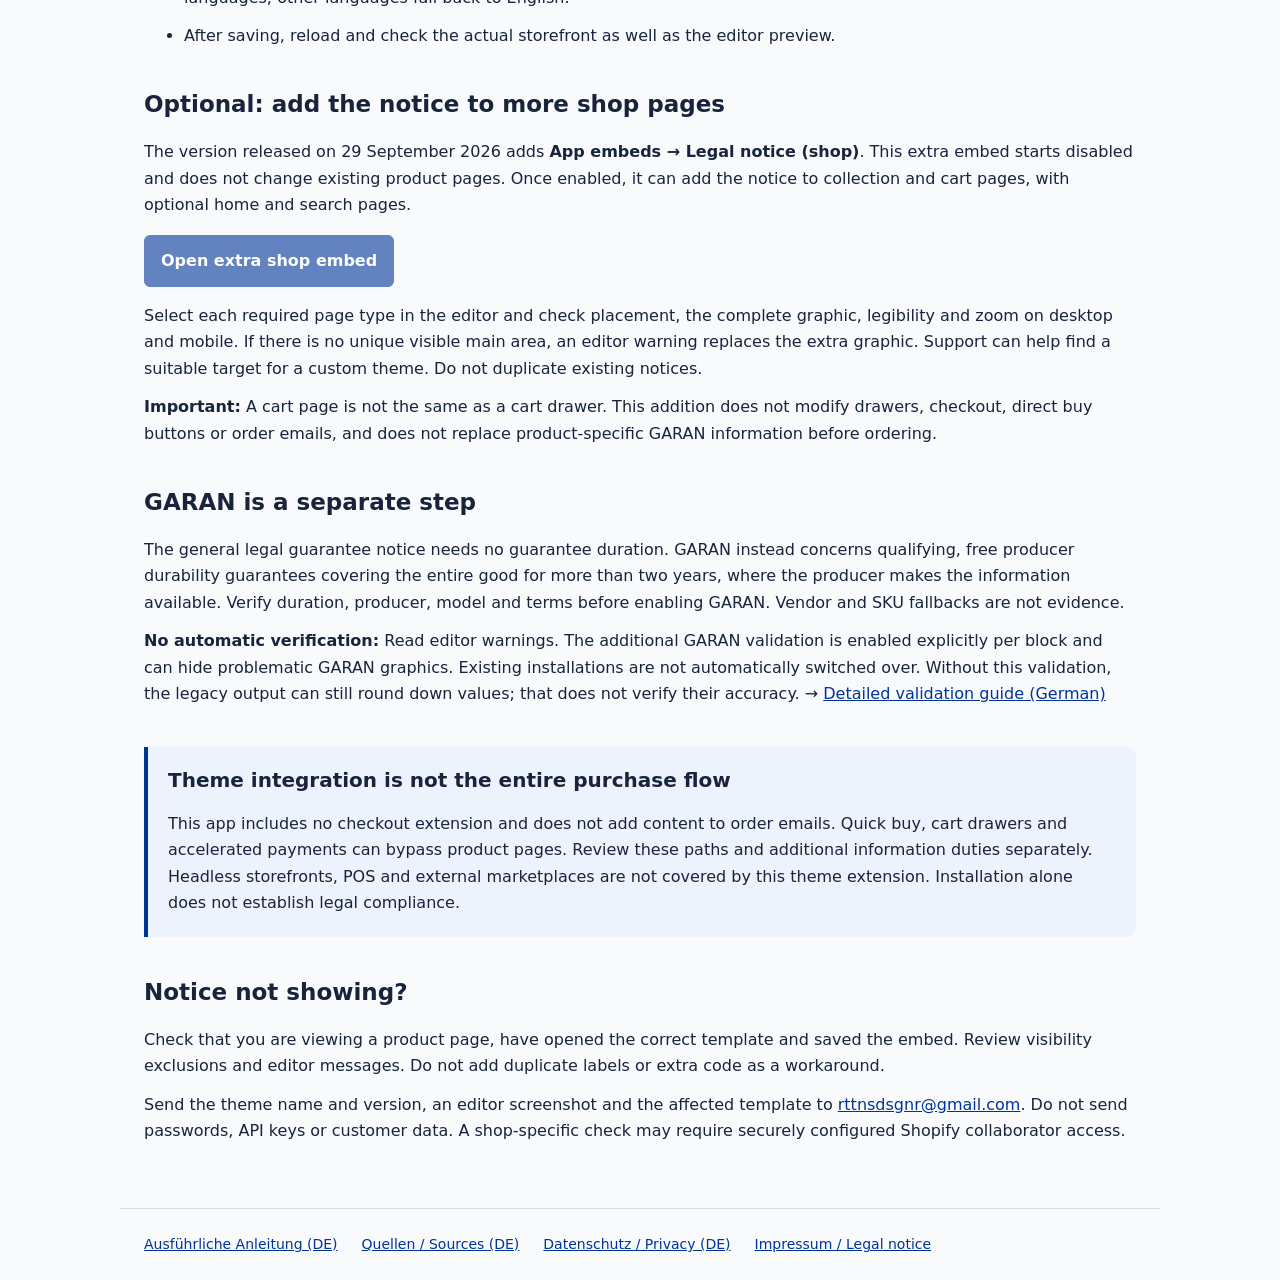
<file: setup.html>
<!DOCTYPE html>
<html lang="de">
<head>
  <meta charset="UTF-8">
  <meta name="viewport" content="width=device-width, initial-scale=1">
  <meta name="referrer" content="no-referrer">
  <title>Einrichtung / Setup — EU Garantie Labels</title>
  <link rel="stylesheet" href="setup.css">
  <script src="setup.js" defer></script>
</head>
<body>
<header>
  <a href="index.html" class="brand">EU Garantie Labels</a>
  <nav aria-label="Language / Sprache">
    <button type="button" data-set-language="de" aria-pressed="true">Deutsch</button>
    <button type="button" data-set-language="en" aria-pressed="false">English</button>
  </nav>
</header>
<main>
  <h1><span data-lang="de">Dein Label einrichten</span><span data-lang="en" hidden>Set up your label</span></h1>
  <p class="lead" data-lang="de">Für aktuelle und ältere Shopify-Themes. Wähle den Weg, den dein Theme unterstützt.</p>
  <p class="lead" data-lang="en" hidden>For modern and older Shopify themes. Choose the route your theme supports.</p>
  <aside class="notice">
    <p data-lang="de"><strong>Das Label funktioniert schon?</strong> Dann nichts erneut hinzufügen. Diese Anleitung verändert keine vorhandenen Einstellungen. Nach einem Theme-Wechsel musst du die Einbindung im neuen Theme prüfen.</p>
    <p data-lang="en" hidden><strong>Your label already works?</strong> Do not add it again. This guide does not change existing settings. After switching themes, check the integration in the new theme.</p>
  </aside>

  <section aria-labelledby="shop-heading">
    <h2 id="shop-heading"><span data-lang="de">1. Deinen Shop öffnen</span><span data-lang="en" hidden>1. Open your shop</span></h2>
    <p data-lang="de">Die App muss installiert sein. Gib die ursprüngliche Shopify-Adresse ein, nicht deine eigene Webadresse. Du findest sie im Shopify-Admin unter <strong>Einstellungen → Domains</strong>.</p>
    <p data-lang="en" hidden>The app must be installed. Enter your original Shopify address, not your custom domain. Find it in Shopify admin under <strong>Settings → Domains</strong>.</p>
    <label for="shop-domain"><span data-lang="de">Shopify-Adresse</span><span data-lang="en" hidden>Shopify address</span></label>
    <div class="shop-input">
      <input id="shop-domain" type="text" inputmode="url" autocomplete="off" autocapitalize="none" spellcheck="false" placeholder="dein-shop.myshopify.com" aria-describedby="domain-help domain-error">
      <button id="prepare-links" type="button" disabled><span data-lang="de">Einrichtungslinks anzeigen</span><span data-lang="en" hidden>Show setup links</span></button>
    </div>
    <p id="domain-help" class="small"><span data-lang="de">Deine Eingabe wird nur hier im Browser für die Links verwendet, nicht gespeichert oder als Formular an uns gesendet. Erst ein Klick auf einen Shopify-Link öffnet Shopify.</span><span data-lang="en" hidden>Your entry is used only in this browser to create links. It is not saved or submitted to us as a form. Shopify opens only when you click a Shopify link.</span></p>
    <p id="domain-error" class="error" role="alert" hidden><span data-lang="de">Bitte eine gültige Adresse wie mein-shop.myshopify.com eingeben – ohne Pfad, Passwort oder weitere Parameter.</span><span data-lang="en" hidden>Enter a valid address such as my-shop.myshopify.com, without a path, password or extra parameters.</span></p>
    <p id="links-ready" role="status" hidden><span data-lang="de">Einrichtungslinks bereit für </span><span data-lang="en" hidden>Setup links ready for </span><strong id="selected-shop"></strong>.</p>
    <noscript><p>JavaScript ist hier für die Einrichtungslinks nötig. Nutze die manuellen Schritte unten. / JavaScript is needed for the setup links. Use the manual steps below.</p></noscript>
  </section>

  <section aria-labelledby="route-heading">
    <h2 id="route-heading"><span data-lang="de">2. Gewährleistungsmitteilung einfügen</span><span data-lang="en" hidden>2. Add the legal guarantee notice</span></h2>
    <p data-lang="de"><strong>Die Links öffnen nur eine Editor-Vorschau.</strong> Wähle dort ein Produkt und prüfe die Änderungen. Erst <strong>Speichern</strong> übernimmt sie. Beim aktiven Theme sind gespeicherte Änderungen öffentlich. Möchtest du zuerst eine unveröffentlichte Theme-Kopie testen, öffne sie unter <a data-editor-link="themes" aria-disabled="true">Onlineshop → Themes</a> und nutze die manuellen Schritte unten.</p>
    <p data-lang="en" hidden><strong>These links open an editor preview only.</strong> Select a product and review the changes. They apply only after you <strong>Save</strong>. Saving the live theme makes changes public. To test an unpublished theme copy first, open it under <a data-editor-link="themes" aria-disabled="true">Online Store → Themes</a> and use the manual steps below.</p>
    <div class="routes">
      <article>
        <h3 data-lang="de">A · Dein Theme hat App-Blöcke</h3><h3 data-lang="en" hidden>A · Your theme supports app blocks</h3>
        <p data-lang="de">Theme-Editor → Produkte → gewünschte Produktvorlage → Produktinformationen → <strong>Block hinzufügen → Apps → EU-Gewährleistungslabel</strong>.</p>
        <p data-lang="en" hidden>Theme editor → Products → the required product template → Product information → <strong>Add block → Apps → EU legal guarantee label</strong>. The block name may follow your editor language.</p>
        <a class="button" data-editor-link="block" aria-disabled="true"><span data-lang="de">App-Block im Editor öffnen</span><span data-lang="en" hidden>Open app block in editor</span></a>
        <p class="small" data-lang="de">Der Abschnitt unterstützt keine Apps? Versuche <strong>Abschnitt hinzufügen → Apps</strong> oder Weg B.</p>
        <p class="small" data-lang="en" hidden>No apps allowed in that section? Try <strong>Add section → Apps</strong> or route B.</p>
      </article>
      <article>
        <h3 data-lang="de">B · „Block hinzufügen“ fehlt</h3><h3 data-lang="en" hidden>B · There is no “Add block”</h3>
        <p data-lang="de">Auch ältere Themes können App-Einbettungen nutzen: Theme-Editor → <strong>App-Einbettungen</strong> (linke Symbolleiste) → <strong>Gewährleistung (Vintage)</strong> aktivieren. Oben eine Produktseite wählen.</p>
        <p data-lang="en" hidden>Older themes can use app embeds: Theme editor → <strong>App embeds</strong> (left toolbar) → enable <strong>Legal guarantee (Vintage)</strong>. Select a product page at the top.</p>
        <a class="button" data-editor-link="vintage" aria-disabled="true"><span data-lang="de">Vintage-Einbettung öffnen</span><span data-lang="en" hidden>Open Vintage app embed</span></a>
        <p class="small" data-lang="de">Kein Theme-Code nötig. Dieser Weg benötigt JavaScript und betrifft Produktseiten. Bei Sonder-Themes kann ein geprüftes Platzierungsziel erforderlich sein.</p>
        <p class="small" data-lang="en" hidden>No theme-code edit needed. This route requires JavaScript and applies to product pages. Custom themes may need a verified placement target.</p>
      </article>
    </div>
    <p data-lang="de">Ein Link öffnet die falsche Produktvorlage oder kein Produkt? Wähle oben im Editor die tatsächlich verwendete Vorlage und ein vorhandenes Produkt. Die Schnelllinks starten mit der Standard-Produktvorlage. <strong>Kein zweites Label hinzufügen, wenn bereits eines sichtbar ist.</strong></p>
    <p data-lang="en" hidden>A link opens the wrong template or no product? Select the template actually used by your product and an existing product at the top of the editor. Quick links start with the default product template. <strong>Do not add a second label if one is already visible.</strong></p>
  </section>

  <section aria-labelledby="check-heading">
    <h2 id="check-heading"><span data-lang="de">3. Vor dem Speichern prüfen</span><span data-lang="en" hidden>3. Check before saving</span></h2>
    <ul data-lang="de">
      <li>Die vollständige Mitteilung ist sichtbar und lesbar, am Desktop und mobil. Die Lupe ist eine zusätzliche Ansicht, kein Ersatz für eine geeignete Darstellung.</li>
      <li>Lupe per Klick, Tippen und Tastatur öffnen, mit „Schließen“ oder Escape schließen. Auf kleinen Bildschirmen lässt sich die große Grafik innerhalb der Ansicht verschieben.</li>
      <li>Ein Produkt mit Varianten und eines ohne Bestand testen. Nach einem Variantenwechsel bleibt die Anzeige erhalten.</li>
      <li>Jede verwendete Produktvorlage und jede aktive Shop-Sprache prüfen. Die Grafiken decken 24 EU-Amtssprachen ab; für andere Sprachen wird Englisch verwendet.</li>
      <li>Nach dem Speichern auch die tatsächliche Shopseite neu laden und prüfen – nicht nur die Editor-Vorschau.</li>
    </ul>
    <ul data-lang="en" hidden>
      <li>The complete notice is visible and legible on desktop and mobile. Zoom is an additional view, not a substitute for suitable presentation.</li>
      <li>Open zoom by click, touch and keyboard; close with “Close” or Escape. On small screens you can pan within the enlarged view.</li>
      <li>Test a product with variants and an out-of-stock product. The notice should remain after a variant change.</li>
      <li>Check every product template in use and every active storefront language. Graphics cover the 24 official EU languages; other languages fall back to English.</li>
      <li>After saving, reload and check the actual storefront as well as the editor preview.</li>
    </ul>
  </section>

  <section aria-labelledby="shop-pages-heading">
    <h2 id="shop-pages-heading"><span data-lang="de">Optional: weitere Shopseiten ergänzen</span><span data-lang="en" hidden>Optional: add the notice to more shop pages</span></h2>
    <p data-lang="de">Ab der Version vom 29. September 2026 gibt es zusätzlich <strong>App-Einbettungen → Gewährleistung (Shop)</strong>. Die Einbettung ist zunächst aus und verändert deine Produktseiten nicht. Nach dem Aktivieren kannst du Kollektions- und Warenkorbseiten sowie bei Bedarf Start- und Suchseiten ergänzen.</p>
    <p data-lang="en" hidden>The version released on 29 September 2026 adds <strong>App embeds → Legal notice (shop)</strong>. This extra embed starts disabled and does not change existing product pages. Once enabled, it can add the notice to collection and cart pages, with optional home and search pages.</p>
    <a class="button" data-editor-link="shop" aria-disabled="true"><span data-lang="de">Zusätzliche Shop-Einbettung öffnen</span><span data-lang="en" hidden>Open extra shop embed</span></a>
    <p data-lang="de">Wähle jeden gewünschten Seitentyp im Editor und prüfe Platzierung, vollständige Darstellung, Lesbarkeit und Lupe auf Desktop und Mobilgerät. Ohne eindeutigen sichtbaren Hauptbereich erscheint ein Editor-Hinweis statt einer falsch platzierten Zusatzgrafik. Bei einem Sonder-Theme kann der Support ein passendes Platzierungsziel bestimmen. Bestehende Mitteilungen nicht zusätzlich duplizieren.</p>
    <p data-lang="en" hidden>Select each required page type in the editor and check placement, the complete graphic, legibility and zoom on desktop and mobile. If there is no unique visible main area, an editor warning replaces the extra graphic. Support can help find a suitable target for a custom theme. Do not duplicate existing notices.</p>
    <p data-lang="de"><strong>Wichtig:</strong> Eine Warenkorbseite ist nicht dasselbe wie ein ausklappbarer Warenkorb (Cart Drawer). Diese Ergänzung verändert weder Drawer noch Checkout, Direktkauf oder Bestell-E-Mails und ersetzt keine produktbezogenen GARAN-Angaben vor der Bestellung.</p>
    <p data-lang="en" hidden><strong>Important:</strong> A cart page is not the same as a cart drawer. This addition does not modify drawers, checkout, direct buy buttons or order emails, and does not replace product-specific GARAN information before ordering.</p>
  </section>

  <section aria-labelledby="garan-heading">
    <h2 id="garan-heading"><span data-lang="de">GARAN ist ein eigener Schritt</span><span data-lang="en" hidden>GARAN is a separate step</span></h2>
    <p data-lang="de">Die allgemeine Gewährleistungsmitteilung braucht keine Garantiedauer. GARAN betrifft dagegen geeignete kostenlose Hersteller-Haltbarkeitsgarantien für die gesamte Ware mit mehr als zwei Jahren Laufzeit, wenn der Hersteller die Informationen bereitstellt. Prüfe Dauer, Hersteller, Modell und Bedingungen, bevor du GARAN aktivierst. Anbieter und SKU sind nur Ersatzwerte, kein Nachweis.</p>
    <p data-lang="en" hidden>The general legal guarantee notice needs no guarantee duration. GARAN instead concerns qualifying, free producer durability guarantees covering the entire good for more than two years, where the producer makes the information available. Verify duration, producer, model and terms before enabling GARAN. Vendor and SKU fallbacks are not evidence.</p>
    <p data-lang="de"><strong>Keine stillschweigende Datenfreigabe:</strong> Prüfe die Editor-Warnungen. Die zusätzliche GARAN-Schutzprüfung wird bewusst pro Block aktiviert; sie kann problematische GARAN-Grafiken ausblenden. Vorhandene Installationen werden nicht automatisch umgestellt. Ohne diesen Schutz kann die bisherige Ausgabe weiterhin Werte abrunden. Das ist keine Bestätigung ihrer Richtigkeit. → <a href="einrichtung.html#schutzpruefung">Daten prüfen und Schutz aktivieren</a></p>
    <p data-lang="en" hidden><strong>No automatic verification:</strong> Read editor warnings. The additional GARAN validation is enabled explicitly per block and can hide problematic GARAN graphics. Existing installations are not automatically switched over. Without this validation, the legacy output can still round down values; that does not verify their accuracy. → <a href="einrichtung.html#schutzpruefung">Detailed validation guide (German)</a></p>
  </section>

  <aside class="notice">
    <h2 data-lang="de">Theme-Einbindung ist nicht der ganze Kaufablauf</h2><h2 data-lang="en" hidden>Theme integration is not the entire purchase flow</h2>
    <p data-lang="de">Diese App enthält keine Checkout-Erweiterung und ergänzt keine Bestell-E-Mails. Schnellkauf, Warenkorb-Drawer und beschleunigte Zahlungen können die Produktseite umgehen. Prüfe diese Wege und ergänzende Informationspflichten gesondert. Headless-Shops, POS und externe Marktplätze werden durch diese Theme-Erweiterung nicht abgedeckt. Installation allein ist keine rechtliche Freigabe deines Shops.</p>
    <p data-lang="en" hidden>This app includes no checkout extension and does not add content to order emails. Quick buy, cart drawers and accelerated payments can bypass product pages. Review these paths and additional information duties separately. Headless storefronts, POS and external marketplaces are not covered by this theme extension. Installation alone does not establish legal compliance.</p>
  </aside>

  <section aria-labelledby="help-heading">
    <h2 id="help-heading"><span data-lang="de">Das Label erscheint nicht?</span><span data-lang="en" hidden>Notice not showing?</span></h2>
    <p data-lang="de">Prüfe, ob du auf einer Produktseite bist, die richtige Vorlage geöffnet und die Einbettung gespeichert hast. Kontrolliere „Sichtbarkeit &amp; Ausnahmen“ und Editor-Hinweise. Bitte nicht auf Verdacht weiteren Code oder weitere Labels hinzufügen.</p>
    <p data-lang="en" hidden>Check that you are viewing a product page, have opened the correct template and saved the embed. Review visibility exclusions and editor messages. Do not add duplicate labels or extra code as a workaround.</p>
    <p data-lang="de">Schick uns Theme-Name und Version, einen Screenshot des Editors und die betroffene Vorlage an <a href="mailto:rttnsdsgnr@gmail.com">rttnsdsgnr@gmail.com</a>. Keine Passwörter, API-Schlüssel oder Kundendaten mitsenden. Für eine shopspezifische Prüfung kann ein sicher eingerichteter Shopify-Mitarbeiterzugang nötig sein.</p>
    <p data-lang="en" hidden>Send the theme name and version, an editor screenshot and the affected template to <a href="mailto:rttnsdsgnr@gmail.com">rttnsdsgnr@gmail.com</a>. Do not send passwords, API keys or customer data. A shop-specific check may require securely configured Shopify collaborator access.</p>
  </section>
</main>
<footer><a href="einrichtung.html">Ausführliche Anleitung (DE)</a><a href="ratgeber.html">Quellen / Sources (DE)</a><a href="datenschutz.html">Datenschutz / Privacy (DE)</a><a href="impressum.html">Impressum / Legal notice</a></footer>
</body>
</html>
</file>
<file: setup.css>
:root { color-scheme: light; --blue: #003399; --ink: #17243c; }
* { box-sizing: border-box; }
[hidden] { display: none !important; }
body { margin: 0; font: 16px/1.65 system-ui, sans-serif; color: var(--ink); background: #f8fafc; }
header, main, footer { max-width: 1040px; margin: auto; padding: 24px; }
header { display: flex; justify-content: space-between; align-items: center; gap: 16px; flex-wrap: wrap; border-bottom: 1px solid #d7dfeb; }
.brand { font-weight: 800; text-decoration: none; }
nav { display: flex; gap: 8px; }
nav button { background: white; color: var(--blue); padding: 6px 12px; }
nav button[aria-pressed="true"] { background: var(--blue); color: white; }
h1 { font-size: clamp(28px, 5vw, 42px); line-height: 1.2; margin: 16px 0; }
h2 { font-size: 23px; line-height: 1.35; margin-top: 0; }
h3 { font-size: 19px; line-height: 1.4; }
section { margin: 40px 0; }
p, li { margin-top: 0; margin-bottom: 12px; }
a { color: var(--blue); }
.lead { font-size: 19px; color: #42516b; }
.notice { background: #edf3fc; border-left: 4px solid var(--blue); padding: 20px; border-radius: 0 10px 10px 0; }
.notice :last-child, article :last-child { margin-bottom: 0; }
.notice h2 { font-size: 20px; }
.routes { display: grid; grid-template-columns: repeat(2, minmax(0, 1fr)); gap: 20px; margin: 24px 0; }
article { padding: 24px; background: white; border: 1px solid #d7dfeb; border-radius: 12px; }
label { display: block; font-weight: 700; margin-bottom: 6px; }
.shop-input { display: flex; flex-wrap: wrap; gap: 12px; margin-bottom: 12px; }
input { flex: 1 1 290px; min-width: 0; max-width: 100%; padding: 12px; font: inherit; border: 1px solid #72829e; border-radius: 6px; }
button, .button { display: inline-block; border: 1px solid var(--blue); border-radius: 6px; padding: 12px 16px; background: var(--blue); color: white; font: inherit; font-weight: 650; text-align: center; text-decoration: none; cursor: pointer; }
.button { margin: 4px 0 16px; }
button:disabled, a[aria-disabled="true"] { opacity: .6; cursor: not-allowed; }
a[aria-disabled="true"]:not(.button) { text-decoration: none; color: inherit; }
:focus-visible { outline: 3px solid #b26700; outline-offset: 4px; }
.small { font-size: 14px; color: #42516b; }
.error { padding: 12px; color: #8f1515; background: #fff1f1; border-left: 4px solid #8f1515; }
input[aria-invalid="true"] { border-color: #8f1515; }
#links-ready { color: #195b36; overflow-wrap: anywhere; }
footer { border-top: 1px solid #d7dfeb; display: flex; gap: 12px 24px; flex-wrap: wrap; font-size: 14px; }
@media (max-width: 720px) { .routes { grid-template-columns: 1fr; } header, main, footer { padding: 20px; } article { padding: 20px; } }
</file>
